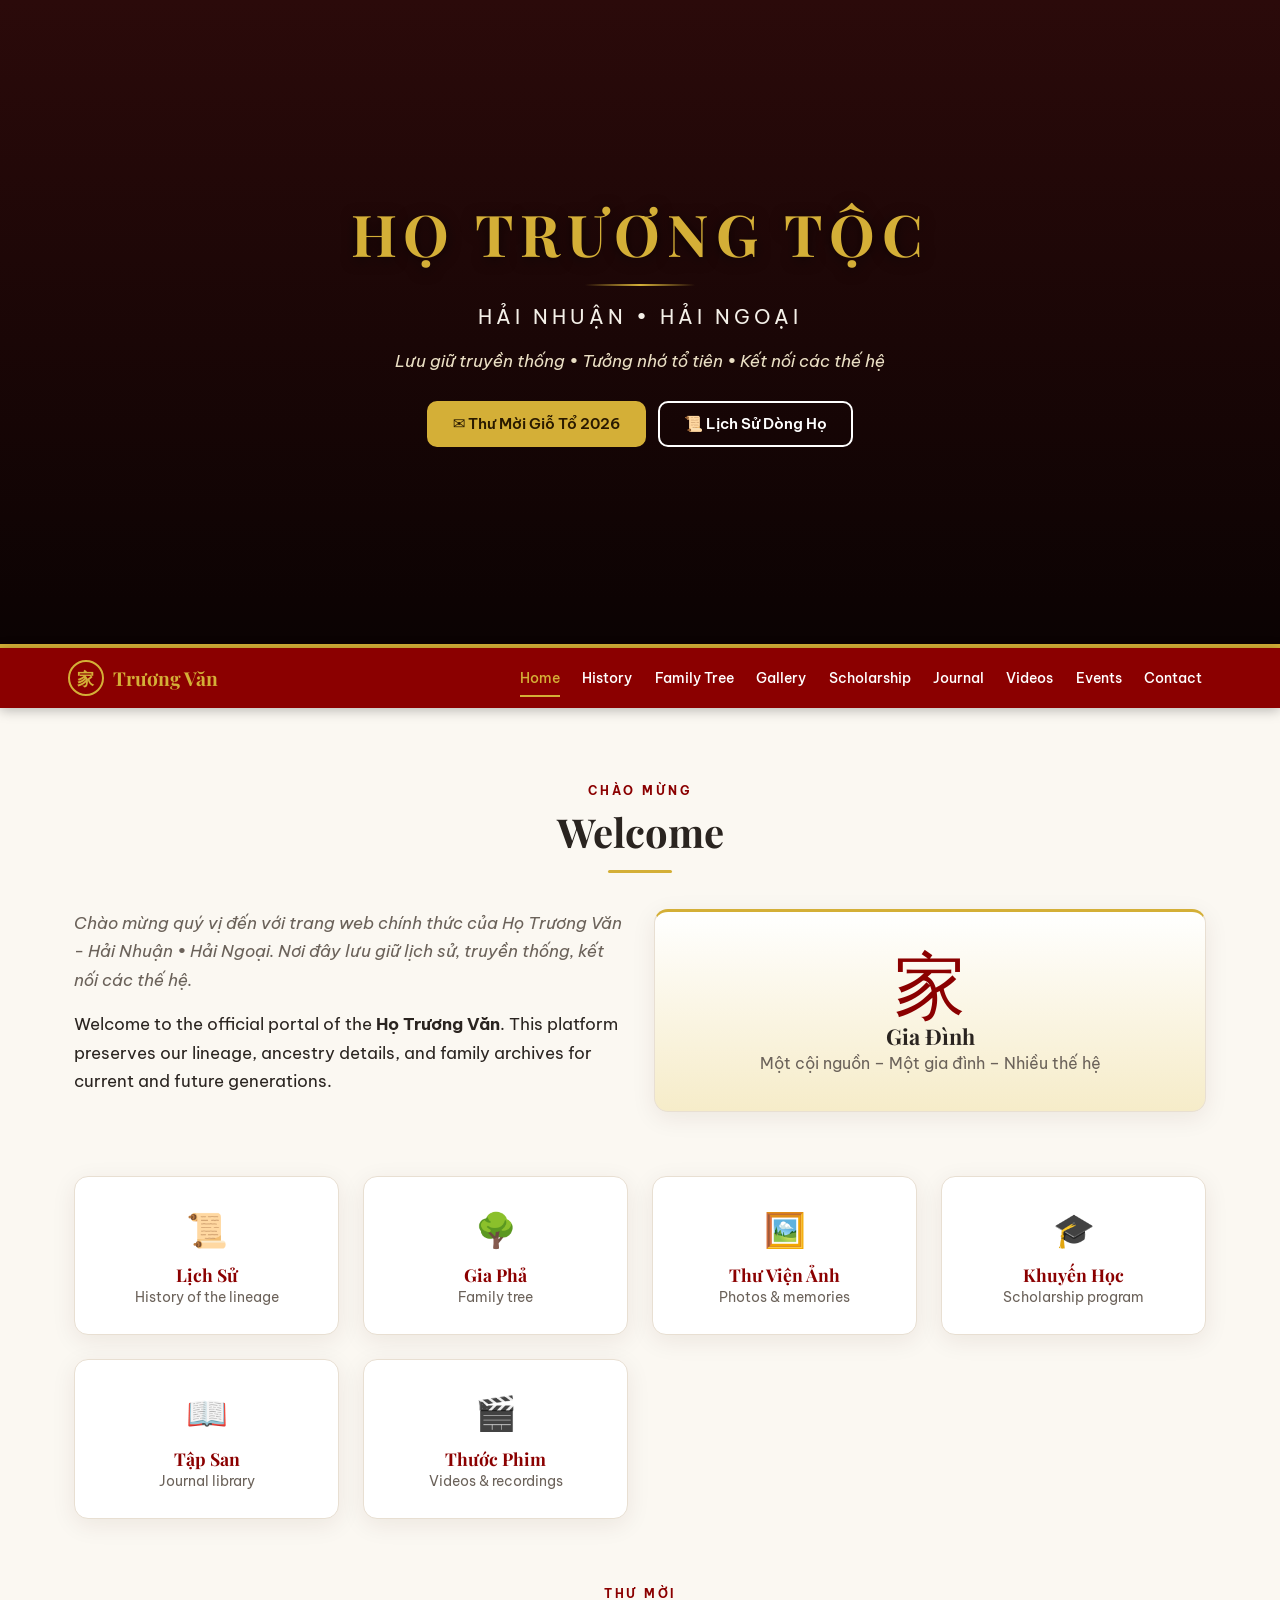
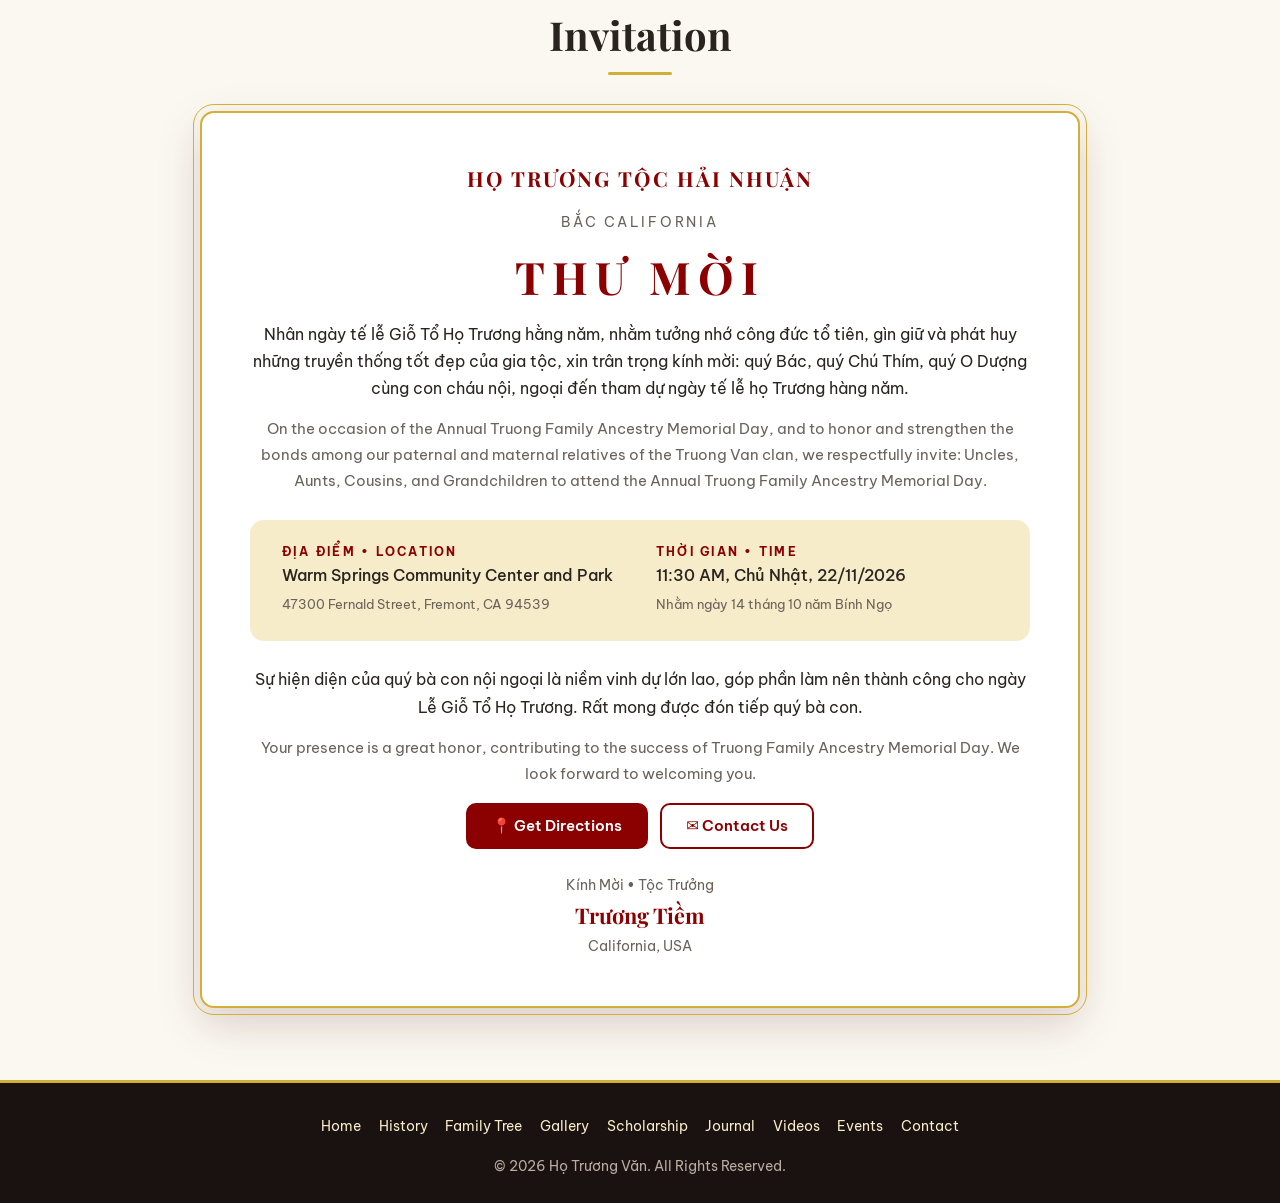
<file: index.html>
<!DOCTYPE html>
<html lang="vi">
<head>
    <link rel="apple-touch-icon" href="apple-touch-icon.png">
    <link rel="icon" type="image/png" href="icon-192.png">
    <link rel="manifest" href="manifest.json">
    <meta name="theme-color" content="#6b1410">
    <meta name="apple-mobile-web-app-title" content="Họ Trương">
    <meta charset="UTF-8">
    <meta name="viewport" content="width=device-width, initial-scale=1.0, viewport-fit=cover">
    <meta name="theme-color" content="#8b0000">
    <meta name="description" content="Trang web chính thức của Họ Trương Văn – Hải Nhuận • Hải Ngoại.">
    <title>Họ Trương Văn | Home</title>
    <link rel="preconnect" href="https://fonts.googleapis.com">
    <link rel="preconnect" href="https://fonts.gstatic.com" crossorigin>
    <link href="https://fonts.googleapis.com/css2?family=Be+Vietnam+Pro:wght@400;500;600;700&family=Playfair+Display:wght@500;600;700&display=swap&subset=vietnamese" rel="stylesheet">
    <link rel="stylesheet" href="style.css">
</head>
<body>
    <header class="hero hero--home">
        <div class="hero-overlay">
            <h1>HỌ TRƯƠNG TỘC</h1>
            <span class="orn"></span>
            <p class="tagline">Hải Nhuận • Hải Ngoại</p>
            <p class="vietnamese-tagline">Lưu giữ truyền thống • Tưởng nhớ tổ tiên • Kết nối các thế hệ</p>
            <div class="hero-cta"><a class="btn btn-gold" href="#invitation">✉ Thư Mời Giỗ Tổ 2026</a><a class="btn btn-outline" href="history.html">📜 Lịch Sử Dòng Họ</a></div>
        </div>
    </header>

    <nav class="navbar" aria-label="Main">
        <div class="nav-container">
            <a class="brand" href="index.html"><span class="brand-mark">家</span><span>Trương Văn</span></a>
            <button class="menu-toggle" id="menuToggle" aria-label="Menu" aria-expanded="false" aria-controls="navLinks">☰</button>
            <div class="nav-links" id="navLinks">
                <a href="index.html" class="active">Home</a>
                <a href="history.html">History</a>
                <a href="family.html">Family Tree</a>
                <a href="gallery.html">Gallery</a>
                <a href="ScholarshipStudyPromotionProgram.html">Scholarship</a>
                <a href="JournalLibrary.html">Journal</a>
                <a href="video.html">Videos</a>
                <a href="events.html">Events</a>
                <a href="contact.html">Contact</a>
            </div>
        </div>
    </nav>

    <main class="container">

        <section class="section">
        <div class="section-heading">
            <span>Chào Mừng</span>
            <h2>Welcome</h2>
            <div class="divider"></div>
        </div>
            <div class="grid-2">
                <div class="welcome-text">
                    <p class="vietnamese-text">Chào mừng quý vị đến với trang web chính thức của Họ Trương Văn - Hải Nhuận • Hải Ngoại. Nơi đây lưu giữ lịch sử, truyền thống, kết nối các thế hệ.</p>
                    <p>Welcome to the official portal of the <strong>Họ Trương Văn</strong>. This platform preserves our lineage, ancestry details, and family archives for current and future generations.</p>
                </div>
                <div class="card kanji-card">
                    <div class="kanji">家</div>
                    <h4>Gia Đình</h4>
                    <p>Một cội nguồn – Một gia đình – Nhiều thế hệ</p>
                </div>
            </div>
        </section>

        <section class="section">
            <div class="grid-3">
                <a class="tile" href="history.html"><span class="ico">📜</span><h3>Lịch Sử</h3><p>History of the lineage</p></a>
                <a class="tile" href="family.html"><span class="ico">🌳</span><h3>Gia Phả</h3><p>Family tree</p></a>
                <a class="tile" href="gallery.html"><span class="ico">🖼️</span><h3>Thư Viện Ảnh</h3><p>Photos &amp; memories</p></a>
                <a class="tile" href="ScholarshipStudyPromotionProgram.html"><span class="ico">🎓</span><h3>Khuyến Học</h3><p>Scholarship program</p></a>
                <a class="tile" href="JournalLibrary.html"><span class="ico">📖</span><h3>Tập San</h3><p>Journal library</p></a>
                <a class="tile" href="video.html"><span class="ico">🎬</span><h3>Thước Phim</h3><p>Videos &amp; recordings</p></a>
            </div>
        </section>

        <section class="section" id="invitation">
        <div class="section-heading">
            <span>Thư Mời</span>
            <h2>Invitation</h2>
            <div class="divider"></div>
        </div>
            <article class="invite">
                <p class="clan">HỌ TRƯƠNG TỘC HẢI NHUẬN</p>
                <p class="region">Bắc California</p>
                <h3>THƯ MỜI</h3>
                <span class="countdown" id="countdown" data-date="2026-11-22T11:30:00-08:00"></span>

                <p>Nhân ngày tế lễ Giỗ Tổ Họ Trương hằng năm, nhằm tưởng nhớ công đức tổ tiên, gìn giữ và phát huy những truyền thống tốt đẹp của gia tộc, xin trân trọng kính mời: quý Bác, quý Chú Thím, quý O Dượng cùng con cháu nội, ngoại đến tham dự ngày tế lễ họ Trương hàng năm.</p>
                <p class="en">On the occasion of the Annual Truong Family Ancestry Memorial Day, and to honor and strengthen the bonds among our paternal and maternal relatives of the Truong Van clan, we respectfully invite: Uncles, Aunts, Cousins, and Grandchildren to attend the Annual Truong Family Ancestry Memorial Day.</p>

                <div class="invite-details">
                    <div>
                        <h4>Địa điểm • Location</h4>
                        <p>Warm Springs Community Center and Park<br>
                        <small>47300 Fernald Street, Fremont, CA 94539</small></p>
                    </div>
                    <div>
                        <h4>Thời gian • Time</h4>
                        <p>11:30 AM, Chủ Nhật, 22/11/2026<br>
                        <small>Nhằm ngày 14 tháng 10 năm Bính Ngọ</small></p>
                    </div>
                </div>

                <p>Sự hiện diện của quý bà con nội ngoại là niềm vinh dự lớn lao, góp phần làm nên thành công cho ngày Lễ Giỗ Tổ Họ Trương. Rất mong được đón tiếp quý bà con.</p>
                <p class="en">Your presence is a great honor, contributing to the success of Truong Family Ancestry Memorial Day. We look forward to welcoming you.</p>

                <div class="btn-row">
                    <a class="btn" target="_blank" rel="noopener noreferrer" href="https://www.google.com/maps/search/?api=1&query=47300+Fernald+Street+Fremont+CA+94539">📍 Get Directions</a>
                    <a class="btn btn-outline" href="contact.html">✉ Contact Us</a>
                </div>

                <div class="signoff">
                    <p class="title">Kính Mời • Tộc Trưởng</p>
                    <p class="name">Trương Tiềm</p>
                    <p class="title">California, USA</p>
                </div>
            </article>
        </section>
    </main>

    <footer>
        <nav class="footer-links" aria-label="Footer">
            <a href="index.html">Home</a>
            <a href="history.html">History</a>
            <a href="family.html">Family Tree</a>
            <a href="gallery.html">Gallery</a>
            <a href="ScholarshipStudyPromotionProgram.html">Scholarship</a>
            <a href="JournalLibrary.html">Journal</a>
            <a href="video.html">Videos</a>
            <a href="events.html">Events</a>
            <a href="contact.html">Contact</a>
        </nav>
        <p>© 2026 Họ Trương Văn. All Rights Reserved.</p>
    </footer>
    <script src="script.js"></script>
</body>
</html>
</file>
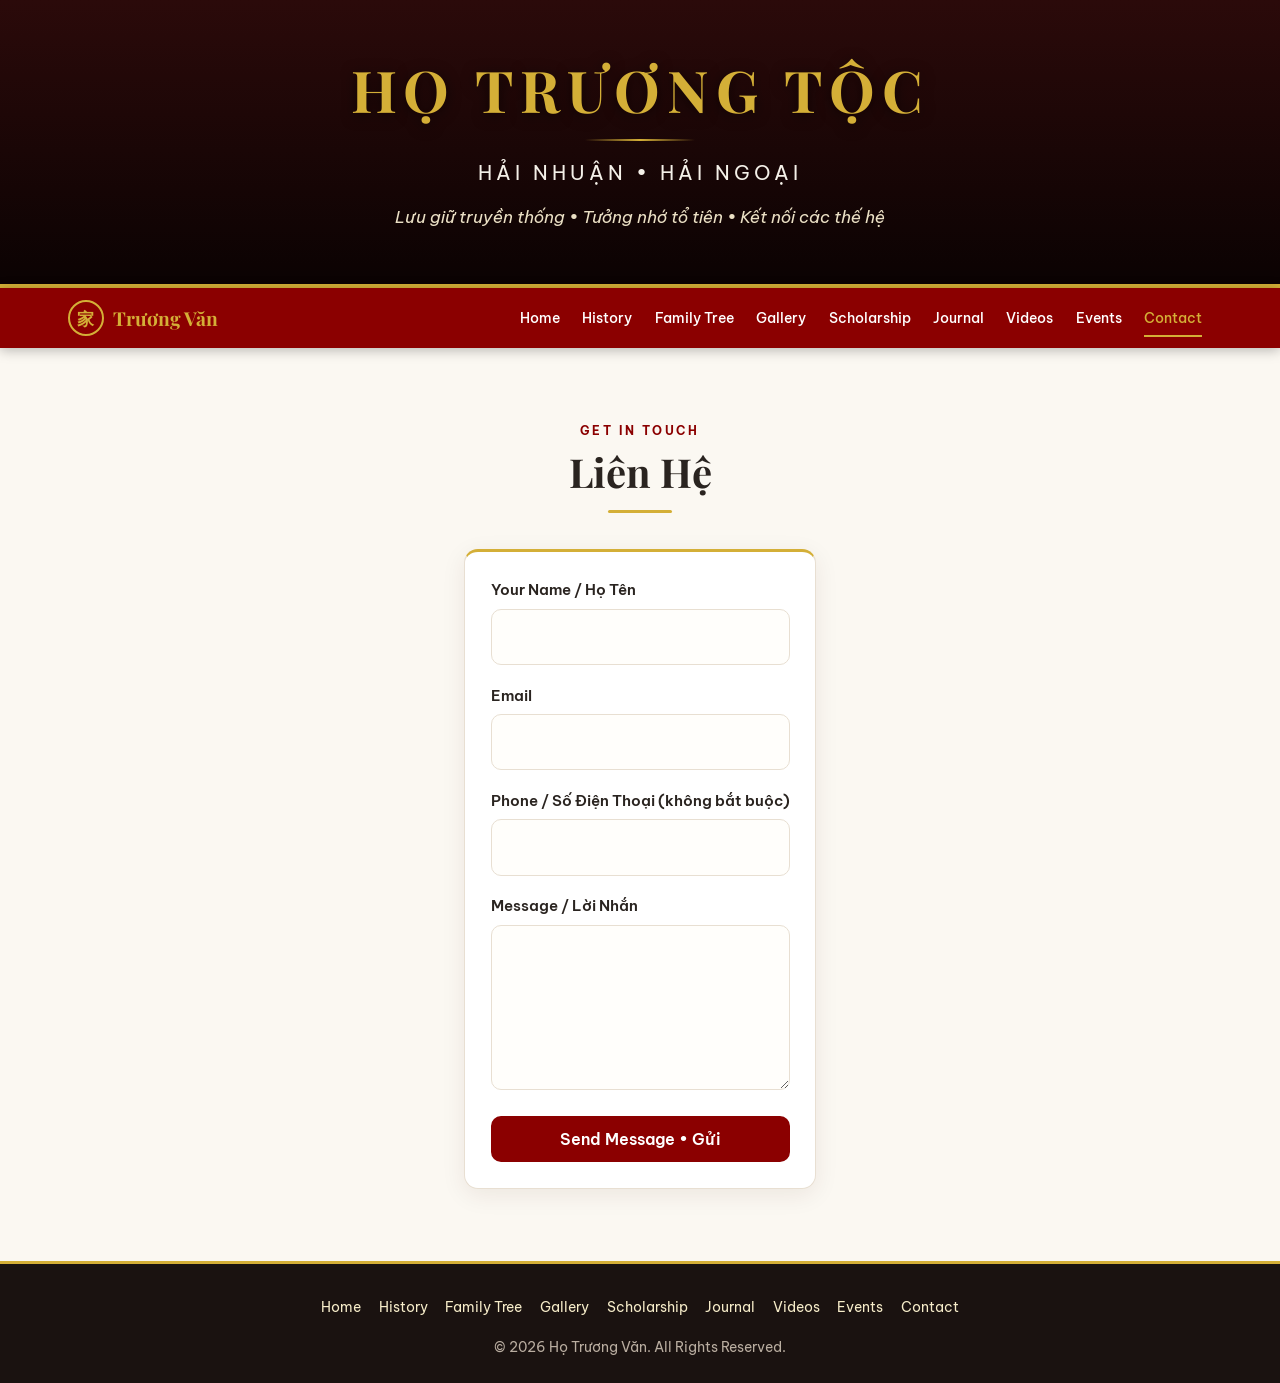
<file: contact.html>
<!DOCTYPE html>
<html lang="vi">
<head>
    <meta charset="UTF-8">
    <meta name="viewport" content="width=device-width, initial-scale=1.0, viewport-fit=cover">
    <meta name="theme-color" content="#8b0000">
    <title>Họ Trương Văn | Contact</title>
    <link rel="preconnect" href="https://fonts.googleapis.com">
    <link rel="preconnect" href="https://fonts.gstatic.com" crossorigin>
    <link href="https://fonts.googleapis.com/css2?family=Be+Vietnam+Pro:wght@400;500;600;700&family=Playfair+Display:wght@500;600;700&display=swap&subset=vietnamese" rel="stylesheet">
    <link rel="stylesheet" href="style.css">
</head>
<body>
    <header class="hero ">
        <div class="hero-overlay">
            <h1>HỌ TRƯƠNG TỘC</h1>
            <span class="orn"></span>
            <p class="tagline">Hải Nhuận • Hải Ngoại</p>
            <p class="vietnamese-tagline">Lưu giữ truyền thống • Tưởng nhớ tổ tiên • Kết nối các thế hệ</p>

        </div>
    </header>

    <nav class="navbar" aria-label="Main">
        <div class="nav-container">
            <a class="brand" href="index.html"><span class="brand-mark">家</span><span>Trương Văn</span></a>
            <button class="menu-toggle" id="menuToggle" aria-label="Menu" aria-expanded="false" aria-controls="navLinks">☰</button>
            <div class="nav-links" id="navLinks">
                <a href="index.html">Home</a>
                <a href="history.html">History</a>
                <a href="family.html">Family Tree</a>
                <a href="gallery.html">Gallery</a>
                <a href="ScholarshipStudyPromotionProgram.html">Scholarship</a>
                <a href="JournalLibrary.html">Journal</a>
                <a href="video.html">Videos</a>
                <a href="events.html">Events</a>
                <a href="contact.html" class="active">Contact</a>
            </div>
        </div>
    </nav>

    <main class="container">

        <div class="section-heading">
            <span>Get In Touch</span>
            <h2>Liên Hệ</h2>
            <div class="divider"></div>
        </div>
        <form class="card form-card" action="https://api.web3forms.com/submit" method="POST">
            <input type="hidden" name="access_key" value="b94119d8-9dde-4827-b743-5103b9d5c046">
            <div class="form-group"><label for="name">Your Name / Họ Tên</label>
                <input type="text" id="name" name="name" autocomplete="name" required></div>
            <div class="form-group"><label for="email">Email</label>
                <input type="email" id="email" name="email" autocomplete="email" inputmode="email" required></div>
            <div class="form-group"><label for="phone">Phone / Số Điện Thoại (không bắt buộc)</label>
                <input type="tel" id="phone" name="phone" autocomplete="tel" inputmode="tel"></div>
            <div class="form-group"><label for="message">Message / Lời Nhắn</label>
                <textarea id="message" name="message" rows="5"></textarea></div>
            <button type="submit" class="btn-submit">Send Message • Gửi</button>
        </form>
    </main>

    <footer>
        <nav class="footer-links" aria-label="Footer">
            <a href="index.html">Home</a>
            <a href="history.html">History</a>
            <a href="family.html">Family Tree</a>
            <a href="gallery.html">Gallery</a>
            <a href="ScholarshipStudyPromotionProgram.html">Scholarship</a>
            <a href="JournalLibrary.html">Journal</a>
            <a href="video.html">Videos</a>
            <a href="events.html">Events</a>
            <a href="contact.html">Contact</a>
        </nav>
        <p>© 2026 Họ Trương Văn. All Rights Reserved.</p>
    </footer>
    <script src="script.js"></script>
</body>
</html>
</file>
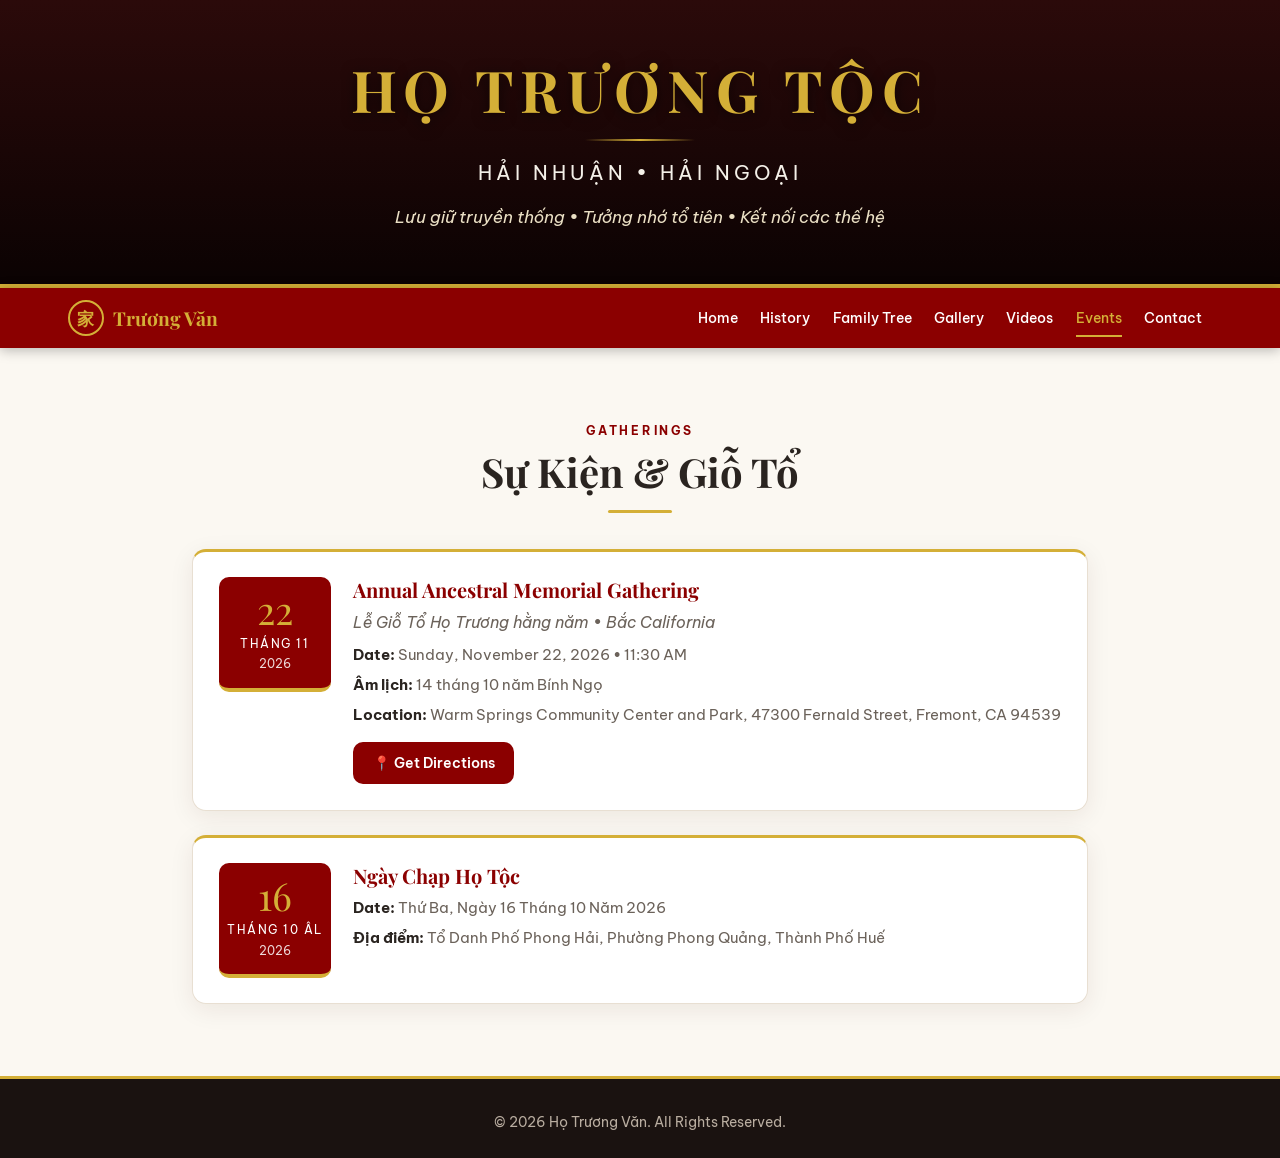
<file: events.html>
<!DOCTYPE html>
<html lang="vi">
<head>
    <meta charset="UTF-8">
    <meta name="viewport" content="width=device-width, initial-scale=1.0">
    <meta name="theme-color" content="#8b0000">
    <title>Họ Trương Văn | Events</title>
    <link rel="preconnect" href="https://fonts.googleapis.com">
    <link rel="preconnect" href="https://fonts.gstatic.com" crossorigin>
    <link href="https://fonts.googleapis.com/css2?family=Be+Vietnam+Pro:wght@400;500;600&family=Playfair+Display:wght@500;600;700&display=swap&subset=vietnamese" rel="stylesheet">
    <link rel="stylesheet" href="style.css">
</head>
<body>
    <header class="hero">
        <div class="hero-overlay">
            <h1>HỌ TRƯƠNG TỘC</h1>
            <span class="orn"></span>
            <p class="tagline">Hải Nhuận • Hải Ngoại</p>
            <p class="vietnamese-tagline">Lưu giữ truyền thống • Tưởng nhớ tổ tiên • Kết nối các thế hệ</p>
        </div>
    </header>

    <nav class="navbar" aria-label="Main">
        <div class="nav-container">
            <a class="brand" href="index.html"><span class="brand-mark">家</span><span>Trương Văn</span></a>
            <button class="menu-toggle" id="menuToggle" aria-label="Menu" aria-expanded="false" aria-controls="navLinks">☰</button>
            <div class="nav-links" id="navLinks">
                <a href="index.html">Home</a>
                <a href="history.html">History</a>
                <a href="family.html">Family Tree</a>
                <a href="gallery.html">Gallery</a>
                <a href="video.html">Videos</a>
                <a href="events.html" class="active">Events</a>
                <a href="contact.html">Contact</a>
            </div>
        </div>
    </nav>

    <main class="container">
        <div class="section-heading">
            <span>Gatherings</span>
            <h2>Sự Kiện &amp; Giỗ Tổ</h2>
            <div class="divider"></div>
        </div>

        <div class="events">
            <article class="card event">
                <div class="date-block">
                    <span class="d">22</span>
                    <span class="m">Tháng 11</span>
                    <span class="y">2026</span>
                </div>
                <div>
                    <h3>Annual Ancestral Memorial Gathering</h3>
                    <p class="vietnamese-text">Lễ Giỗ Tổ Họ Trương hằng năm • Bắc California</p>
                    <div class="meta">
                        <span><b>Date:</b> Sunday, November 22, 2026 • 11:30 AM</span>
                        <span><b>Âm lịch:</b> 14 tháng 10 năm Bính Ngọ</span>
                        <span><b>Location:</b> Warm Springs Community Center and Park, 47300 Fernald Street, Fremont, CA 94539</span>
                    </div>
                    <a class="btn" target="_blank" rel="noopener noreferrer" href="https://www.google.com/maps/search/?api=1&query=47300+Fernald+Street+Fremont+CA+94539">📍 Get Directions</a>
                </div>
            </article>

            <article class="card event">
                <div class="date-block">
                    <span class="d">16</span>
                    <span class="m">Tháng 10 ÂL</span>
                    <span class="y">2026</span>
                </div>
                <div>
                    <h3>Ngày Chạp Họ Tộc</h3>
                    <div class="meta">
                        <span><b>Date:</b> Thứ Ba, Ngày 16 Tháng 10 Năm 2026</span>
                        <span><b>Địa điểm:</b> Tổ Danh Phố Phong Hải, Phường Phong Quảng, Thành Phố Huế</span>
                    </div>
                </div>
            </article>
        </div>
    </main>

    <footer><p>© 2026 Họ Trương Văn. All Rights Reserved.</p></footer>
    <script src="script.js"></script>
</body>
</html>
</file>
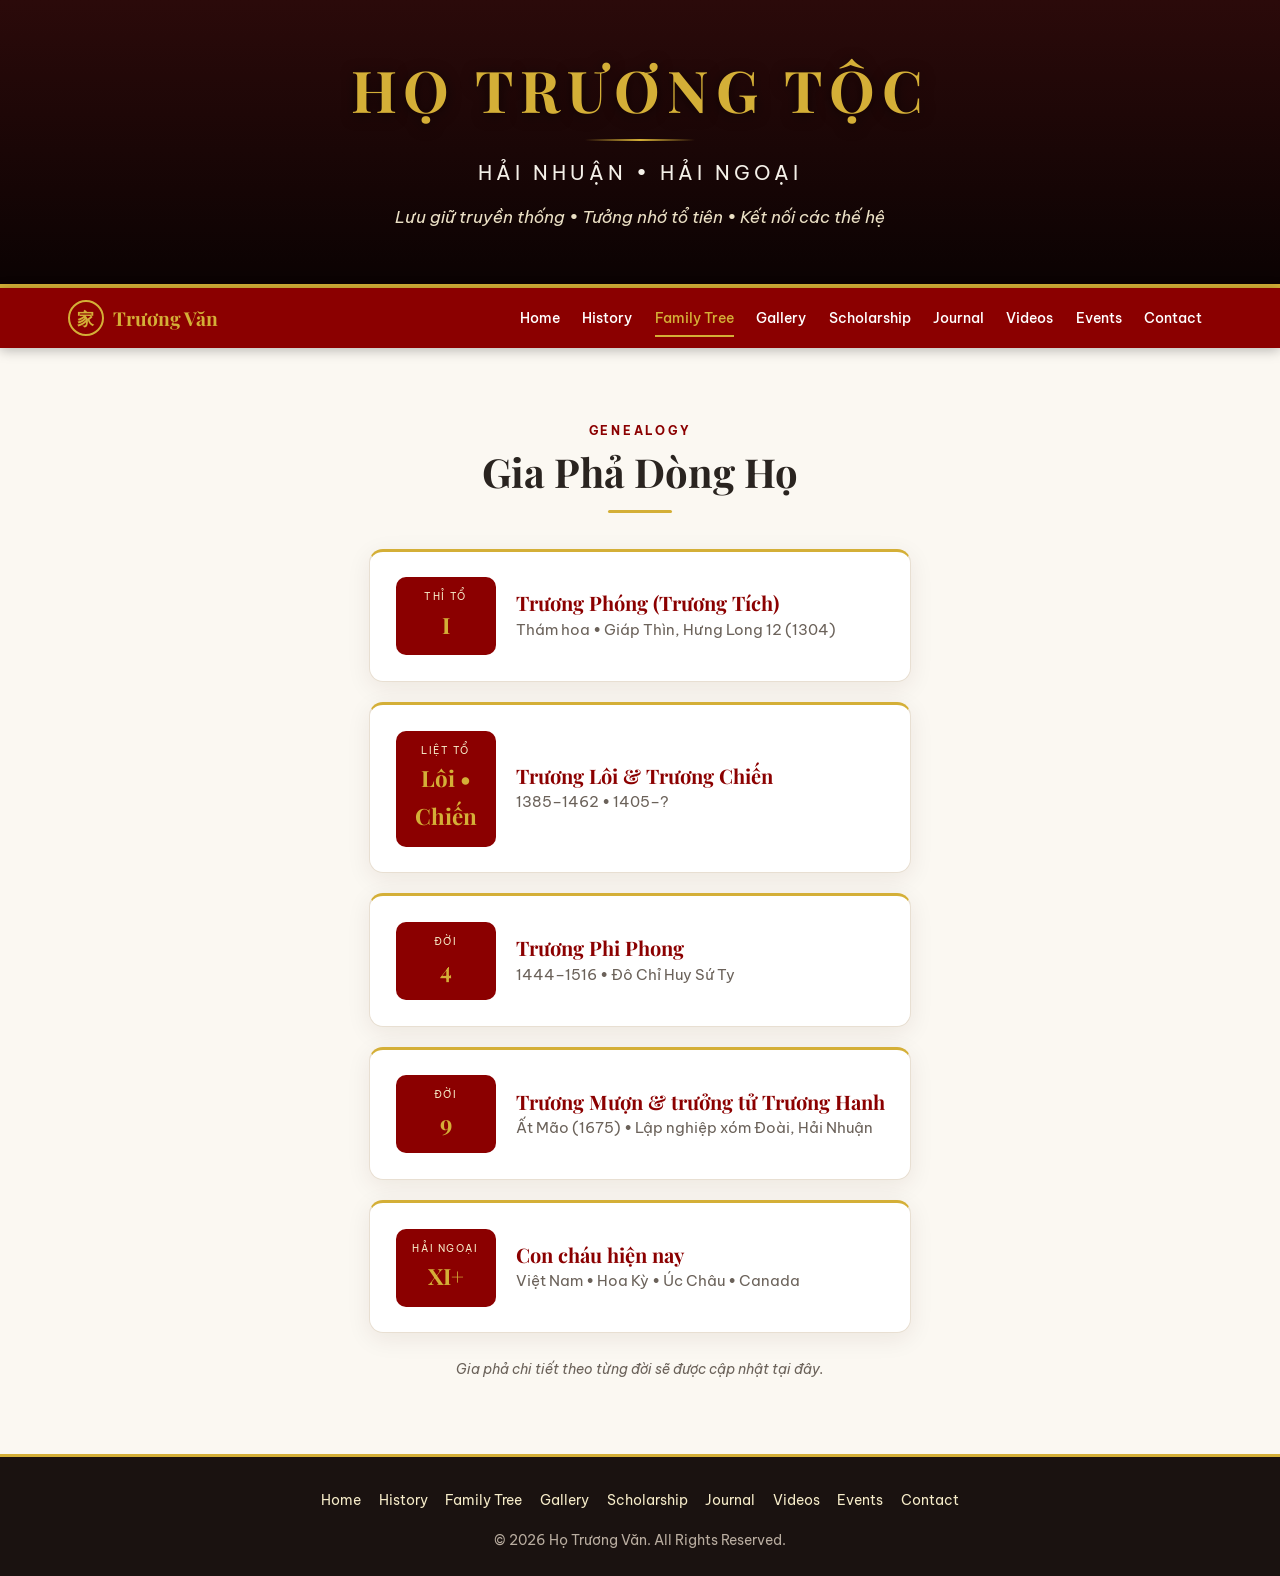
<file: family.html>
<!DOCTYPE html>
<html lang="vi">
<head>
    <meta charset="UTF-8">
    <meta name="viewport" content="width=device-width, initial-scale=1.0, viewport-fit=cover">
    <meta name="theme-color" content="#8b0000">
    <title>Họ Trương Văn | Family Tree</title>
    <link rel="preconnect" href="https://fonts.googleapis.com">
    <link rel="preconnect" href="https://fonts.gstatic.com" crossorigin>
    <link href="https://fonts.googleapis.com/css2?family=Be+Vietnam+Pro:wght@400;500;600;700&family=Playfair+Display:wght@500;600;700&display=swap&subset=vietnamese" rel="stylesheet">
    <link rel="stylesheet" href="style.css">
</head>
<body>
    <header class="hero ">
        <div class="hero-overlay">
            <h1>HỌ TRƯƠNG TỘC</h1>
            <span class="orn"></span>
            <p class="tagline">Hải Nhuận • Hải Ngoại</p>
            <p class="vietnamese-tagline">Lưu giữ truyền thống • Tưởng nhớ tổ tiên • Kết nối các thế hệ</p>

        </div>
    </header>

    <nav class="navbar" aria-label="Main">
        <div class="nav-container">
            <a class="brand" href="index.html"><span class="brand-mark">家</span><span>Trương Văn</span></a>
            <button class="menu-toggle" id="menuToggle" aria-label="Menu" aria-expanded="false" aria-controls="navLinks">☰</button>
            <div class="nav-links" id="navLinks">
                <a href="index.html">Home</a>
                <a href="history.html">History</a>
                <a href="family.html" class="active">Family Tree</a>
                <a href="gallery.html">Gallery</a>
                <a href="ScholarshipStudyPromotionProgram.html">Scholarship</a>
                <a href="JournalLibrary.html">Journal</a>
                <a href="video.html">Videos</a>
                <a href="events.html">Events</a>
                <a href="contact.html">Contact</a>
            </div>
        </div>
    </nav>

    <main class="container">

        <div class="section-heading">
            <span>Genealogy</span>
            <h2>Gia Phả Dòng Họ</h2>
            <div class="divider"></div>
        </div>
        <div class="lineage">
            <div class="card gen-card">
                <div class="gen-badge"><small>Thỉ Tổ</small><b>I</b></div>
                <div><h3>Trương Phóng (Trương Tích)</h3><p class="years">Thám hoa • Giáp Thìn, Hưng Long 12 (1304)</p></div>
            </div>
            <div class="card gen-card">
                <div class="gen-badge"><small>Liệt Tổ</small><b>Lôi • Chiến</b></div>
                <div><h3>Trương Lôi &amp; Trương Chiến</h3><p class="years">1385–1462 • 1405–?</p></div>
            </div>
            <div class="card gen-card">
                <div class="gen-badge"><small>Đời</small><b>4</b></div>
                <div><h3>Trương Phi Phong</h3><p class="years">1444–1516 • Đô Chỉ Huy Sứ Ty</p></div>
            </div>
            <div class="card gen-card">
                <div class="gen-badge"><small>Đời</small><b>9</b></div>
                <div><h3>Trương Mượn &amp; trưởng tử Trương Hanh</h3><p class="years">Ất Mão (1675) • Lập nghiệp xóm Đoài, Hải Nhuận</p></div>
            </div>
            <div class="card gen-card">
                <div class="gen-badge"><small>Hải Ngoại</small><b>XI+</b></div>
                <div><h3>Con cháu hiện nay</h3><p class="years">Việt Nam • Hoa Kỳ • Úc Châu • Canada</p></div>
            </div>
        </div>
        <p class="vietnamese-text hint">Gia phả chi tiết theo từng đời sẽ được cập nhật tại đây.</p>
    </main>

    <footer>
        <nav class="footer-links" aria-label="Footer">
            <a href="index.html">Home</a>
            <a href="history.html">History</a>
            <a href="family.html">Family Tree</a>
            <a href="gallery.html">Gallery</a>
            <a href="ScholarshipStudyPromotionProgram.html">Scholarship</a>
            <a href="JournalLibrary.html">Journal</a>
            <a href="video.html">Videos</a>
            <a href="events.html">Events</a>
            <a href="contact.html">Contact</a>
        </nav>
        <p>© 2026 Họ Trương Văn. All Rights Reserved.</p>
    </footer>
    <script src="script.js"></script>
</body>
</html>
</file>
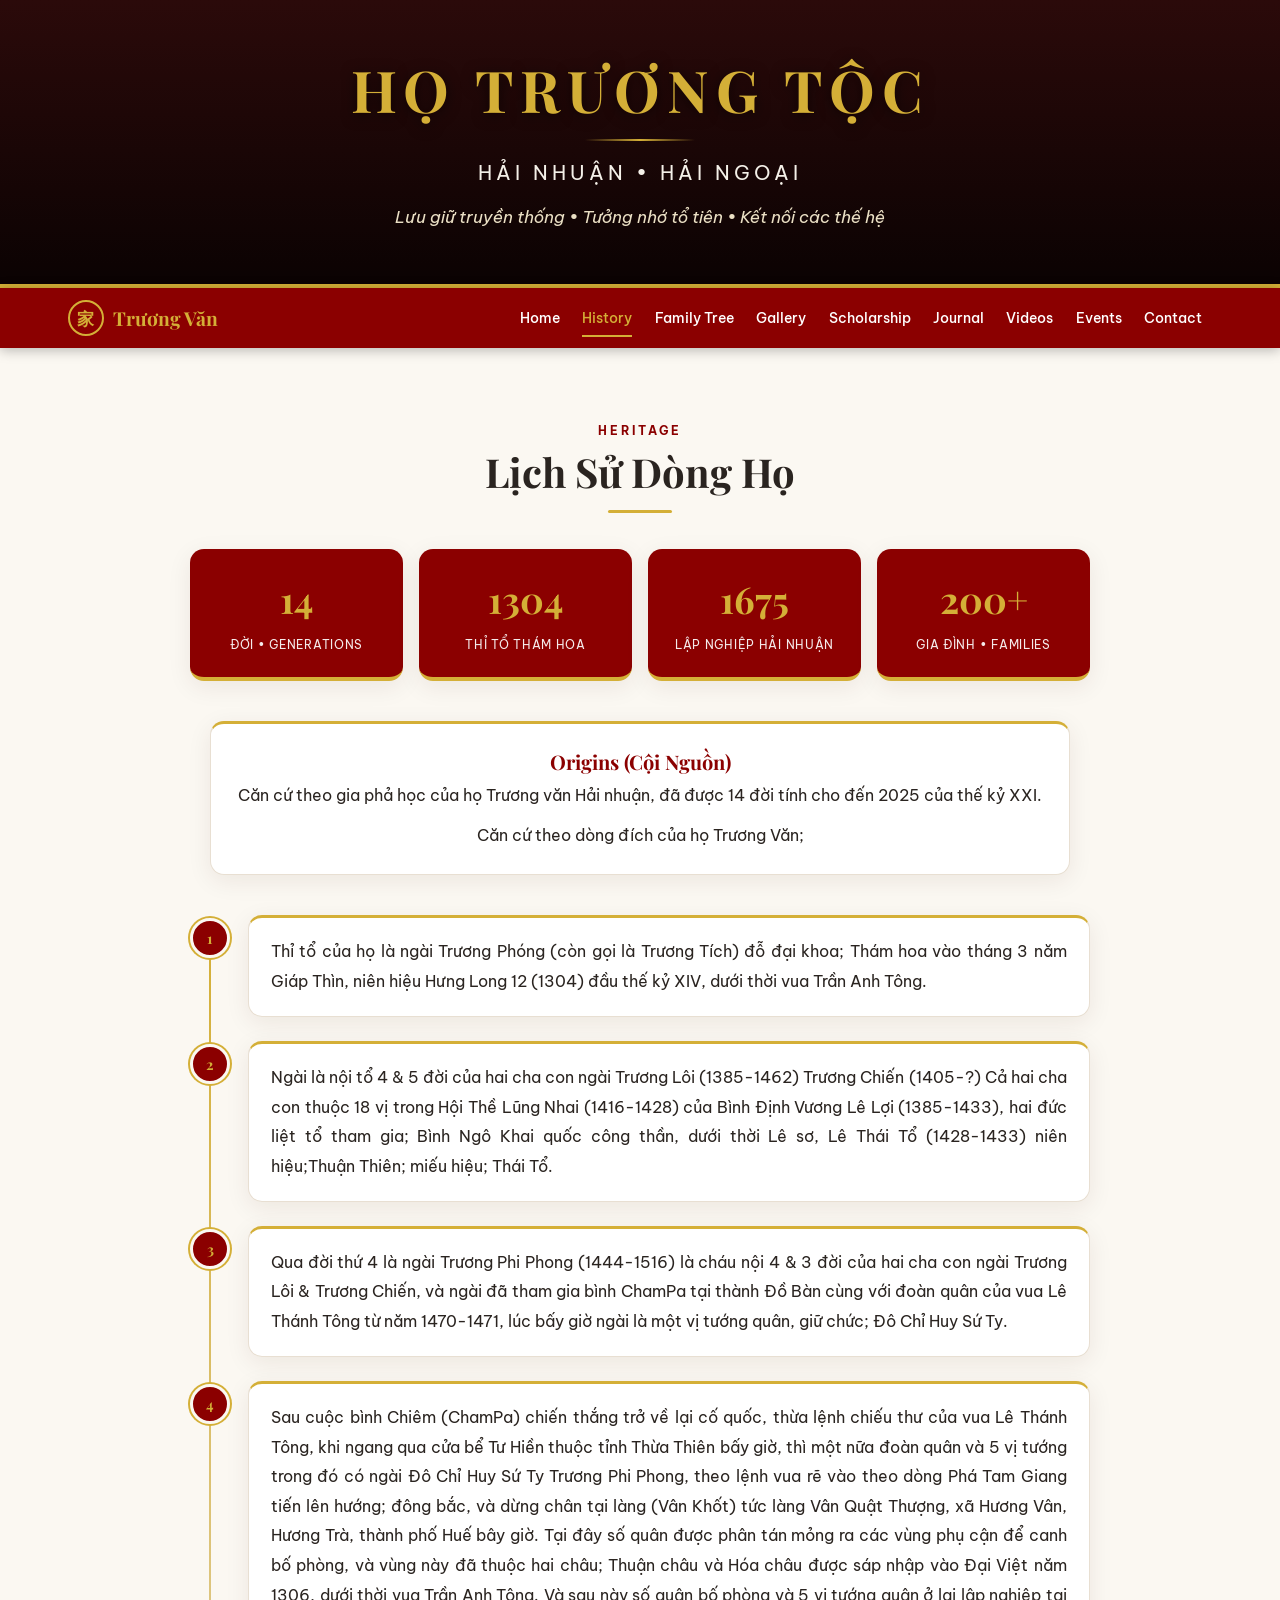
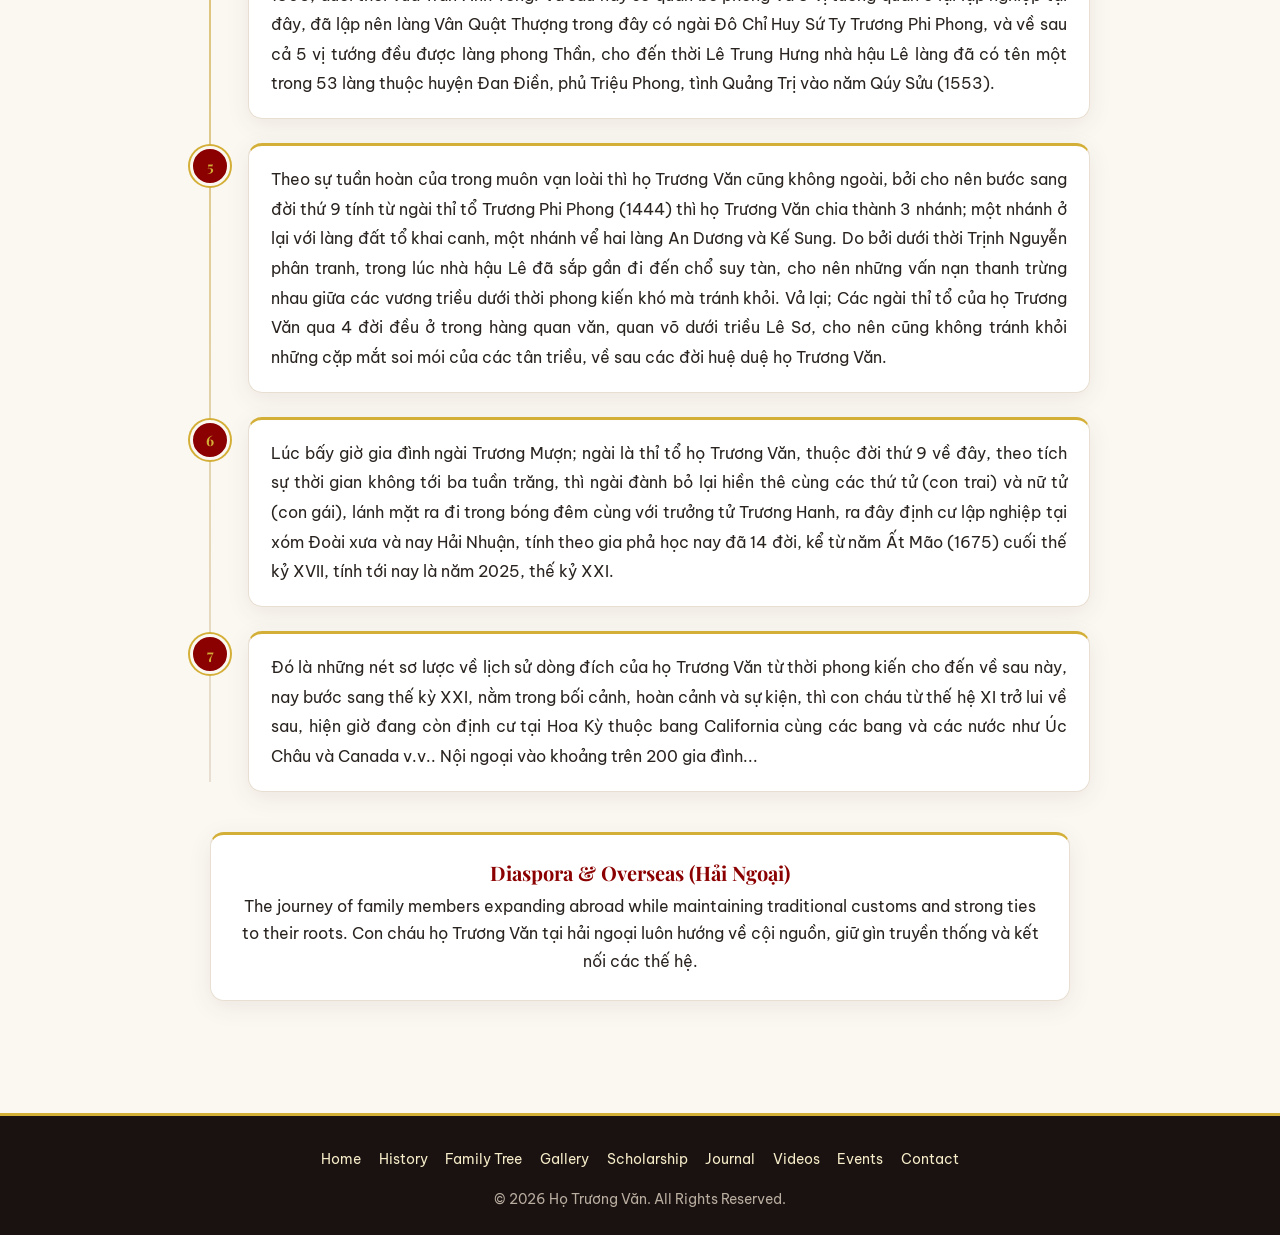
<file: history.html>
<!DOCTYPE html>
<html lang="vi">
<head>
    <meta charset="UTF-8">
    <meta name="viewport" content="width=device-width, initial-scale=1.0, viewport-fit=cover">
    <meta name="theme-color" content="#8b0000">
    <title>Họ Trương Văn | History</title>
    <link rel="preconnect" href="https://fonts.googleapis.com">
    <link rel="preconnect" href="https://fonts.gstatic.com" crossorigin>
    <link href="https://fonts.googleapis.com/css2?family=Be+Vietnam+Pro:wght@400;500;600;700&family=Playfair+Display:wght@500;600;700&display=swap&subset=vietnamese" rel="stylesheet">
    <link rel="stylesheet" href="style.css">
</head>
<body>
    <header class="hero ">
        <div class="hero-overlay">
            <h1>HỌ TRƯƠNG TỘC</h1>
            <span class="orn"></span>
            <p class="tagline">Hải Nhuận • Hải Ngoại</p>
            <p class="vietnamese-tagline">Lưu giữ truyền thống • Tưởng nhớ tổ tiên • Kết nối các thế hệ</p>

        </div>
    </header>

    <nav class="navbar" aria-label="Main">
        <div class="nav-container">
            <a class="brand" href="index.html"><span class="brand-mark">家</span><span>Trương Văn</span></a>
            <button class="menu-toggle" id="menuToggle" aria-label="Menu" aria-expanded="false" aria-controls="navLinks">☰</button>
            <div class="nav-links" id="navLinks">
                <a href="index.html">Home</a>
                <a href="history.html" class="active">History</a>
                <a href="family.html">Family Tree</a>
                <a href="gallery.html">Gallery</a>
                <a href="ScholarshipStudyPromotionProgram.html">Scholarship</a>
                <a href="JournalLibrary.html">Journal</a>
                <a href="video.html">Videos</a>
                <a href="events.html">Events</a>
                <a href="contact.html">Contact</a>
            </div>
        </div>
    </nav>

    <main class="container">

        <div class="section-heading">
            <span>Heritage</span>
            <h2>Lịch Sử Dòng Họ</h2>
            <div class="divider"></div>
        </div>
        <div class="stats">
            <div class="stat"><b>14</b><span>ĐỜI • GENERATIONS</span></div>
            <div class="stat"><b>1304</b><span>THỈ TỔ THÁM HOA</span></div>
            <div class="stat"><b>1675</b><span>LẬP NGHIỆP HẢI NHUẬN</span></div>
            <div class="stat"><b>200+</b><span>GIA ĐÌNH • FAMILIES</span></div>
        </div>

        <div class="card intro">
            <h3>Origins (Cội Nguồn)</h3>
            <p>Căn cứ theo gia phả học của họ Trương văn Hải nhuận, đã được 14 đời tính cho đến 2025 của thế kỷ XXI.</p>
            <p>Căn cứ theo dòng đích của họ Trương Văn;</p>
        </div>

        <div class="timeline">
            <div class="step">
                <div class="step-num">1</div>
                <div class="card"><p>Thỉ tổ của họ là ngài Trương Phóng (còn gọi là Trương Tích) đỗ đại khoa; Thám hoa vào tháng 3 năm Giáp Thìn, niên hiệu Hưng Long 12 (1304) đầu thế kỷ XIV, dưới thời vua Trần Anh Tông.</p></div>
            </div>
            <div class="step">
                <div class="step-num">2</div>
                <div class="card"><p>Ngài là nội tổ 4 &amp; 5 đời của hai cha con ngài Trương Lôi (1385-1462) Trương Chiến (1405-?) Cả hai cha con thuộc 18 vị trong Hội Thề Lũng Nhai (1416-1428) của Bình Định Vương Lê Lợi (1385-1433), hai đức liệt tổ tham gia; Bình Ngô Khai quốc công thần, dưới thời Lê sơ, Lê Thái Tổ (1428-1433) niên hiệu;Thuận Thiên; miếu hiệu; Thái Tổ.</p></div>
            </div>
            <div class="step">
                <div class="step-num">3</div>
                <div class="card"><p>Qua đời thứ 4 là ngài Trương Phi Phong (1444-1516) là cháu nội 4 &amp; 3 đời của hai cha con ngài Trương Lôi &amp; Trương Chiến, và ngài đã tham gia bình ChamPa tại thành Đồ Bàn cùng với đoàn quân của vua Lê Thánh Tông từ năm 1470-1471, lúc bấy giờ ngài là một vị tướng quân, giữ chức; Đô Chỉ Huy Sứ Ty.</p></div>
            </div>
            <div class="step">
                <div class="step-num">4</div>
                <div class="card"><p>Sau cuộc bình Chiêm (ChamPa) chiến thắng trở về lại cố quốc, thừa lệnh chiếu thư của vua Lê Thánh Tông, khi ngang qua cửa bể Tư Hiền thuộc tỉnh Thừa Thiên bấy giờ, thì một nữa đoàn quân và 5 vị tướng trong đó có ngài Đô Chỉ Huy Sứ Ty Trương Phi Phong, theo lệnh vua rẽ vào theo dòng Phá Tam Giang tiến lên hướng; đông bắc, và dừng chân tại làng (Vân Khốt) tức làng Vân Quật Thượng, xã Hương Vân, Hương Trà, thành phố Huế bây giờ. Tại đây số quân được phân tán mỏng ra các vùng phụ cận để canh bố phòng, và vùng này đã thuộc hai châu; Thuận châu và Hóa châu được sáp nhập vào Đại Việt năm 1306, dưới thời vua Trần Anh Tông. Và sau này số quân bố phòng và 5 vị tướng quân ở lại lập nghiệp tại đây, đã lập nên làng Vân Quật Thượng trong đây có ngài Đô Chỉ Huy Sứ Ty Trương Phi Phong, và về sau cả 5 vị tướng đều được làng phong Thần, cho đến thời Lê Trung Hưng nhà hậu Lê làng đã có tên một trong 53 làng thuộc huyện Đan Điền, phủ Triệu Phong, tình Quảng Trị vào năm Qúy Sửu (1553).</p></div>
            </div>
            <div class="step">
                <div class="step-num">5</div>
                <div class="card"><p>Theo sự tuần hoàn của trong muôn vạn loài thì họ Trương Văn cũng không ngoài, bởi cho nên bước sang đời thứ 9 tính từ ngài thỉ tổ Trương Phi Phong (1444) thì họ Trương Văn chia thành 3 nhánh; một nhánh ở lại với làng đất tổ khai canh, một nhánh vể hai làng An Dương và Kế Sung. Do bởi dưới thời Trịnh Nguyễn phân tranh, trong lúc nhà hậu Lê đã sắp gần đi đến chổ suy tàn, cho nên những vấn nạn thanh trừng nhau giữa các vương triều dưới thời phong kiến khó mà tránh khỏi. Vả lại; Các ngài thỉ tổ của họ Trương Văn qua 4 đời đều ở trong hàng quan văn, quan võ dưới triều Lê Sơ, cho nên cũng không tránh khỏi những cặp mắt soi mói của các tân triều, về sau các đời huệ duệ họ Trương Văn.</p></div>
            </div>
            <div class="step">
                <div class="step-num">6</div>
                <div class="card"><p>Lúc bấy giờ gia đình ngài Trương Mượn; ngài là thỉ tổ họ Trương Văn, thuộc đời thứ 9 về đây, theo tích sự thời gian không tới ba tuần trăng, thì ngài đành bỏ lại hiền thê cùng các thứ tử (con trai) và nữ tử (con gái), lánh mặt ra đi trong bóng đêm cùng với trưởng tử Trương Hanh, ra đây định cư lập nghiệp tại xóm Đoài xưa và nay Hải Nhuận, tính theo gia phả học nay đã 14 đời, kể từ năm Ất Mão (1675) cuối thế kỷ XVII, tính tới nay là năm 2025, thế kỷ XXI.</p></div>
            </div>
            <div class="step">
                <div class="step-num">7</div>
                <div class="card"><p>Đó là những nét sơ lược về lịch sử dòng đích của họ Trương Văn từ thời phong kiến cho đến về sau này, nay bước sang thế kỳ XXI, nằm trong bối cảnh, hoàn cảnh và sự kiện, thì con cháu từ thế hệ XI trở lui về sau, hiện giờ đang còn định cư tại Hoa Kỳ thuộc bang California cùng các bang và các nước như Úc Châu và Canada v.v.. Nội ngoại vào khoảng trên 200 gia đình...</p></div>
            </div>
        </div>

        <div class="card intro" style="margin-top: 2.5rem;">
            <h3>Diaspora &amp; Overseas (Hải Ngoại)</h3>
            <p>The journey of family members expanding abroad while maintaining traditional customs and strong ties to their roots. Con cháu họ Trương Văn tại hải ngoại luôn hướng về cội nguồn, giữ gìn truyền thống và kết nối các thế hệ.</p>
        </div>
    </main>

    <footer>
        <nav class="footer-links" aria-label="Footer">
            <a href="index.html">Home</a>
            <a href="history.html">History</a>
            <a href="family.html">Family Tree</a>
            <a href="gallery.html">Gallery</a>
            <a href="ScholarshipStudyPromotionProgram.html">Scholarship</a>
            <a href="JournalLibrary.html">Journal</a>
            <a href="video.html">Videos</a>
            <a href="events.html">Events</a>
            <a href="contact.html">Contact</a>
        </nav>
        <p>© 2026 Họ Trương Văn. All Rights Reserved.</p>
    </footer>
    <script src="script.js"></script>
</body>
</html>
</file>
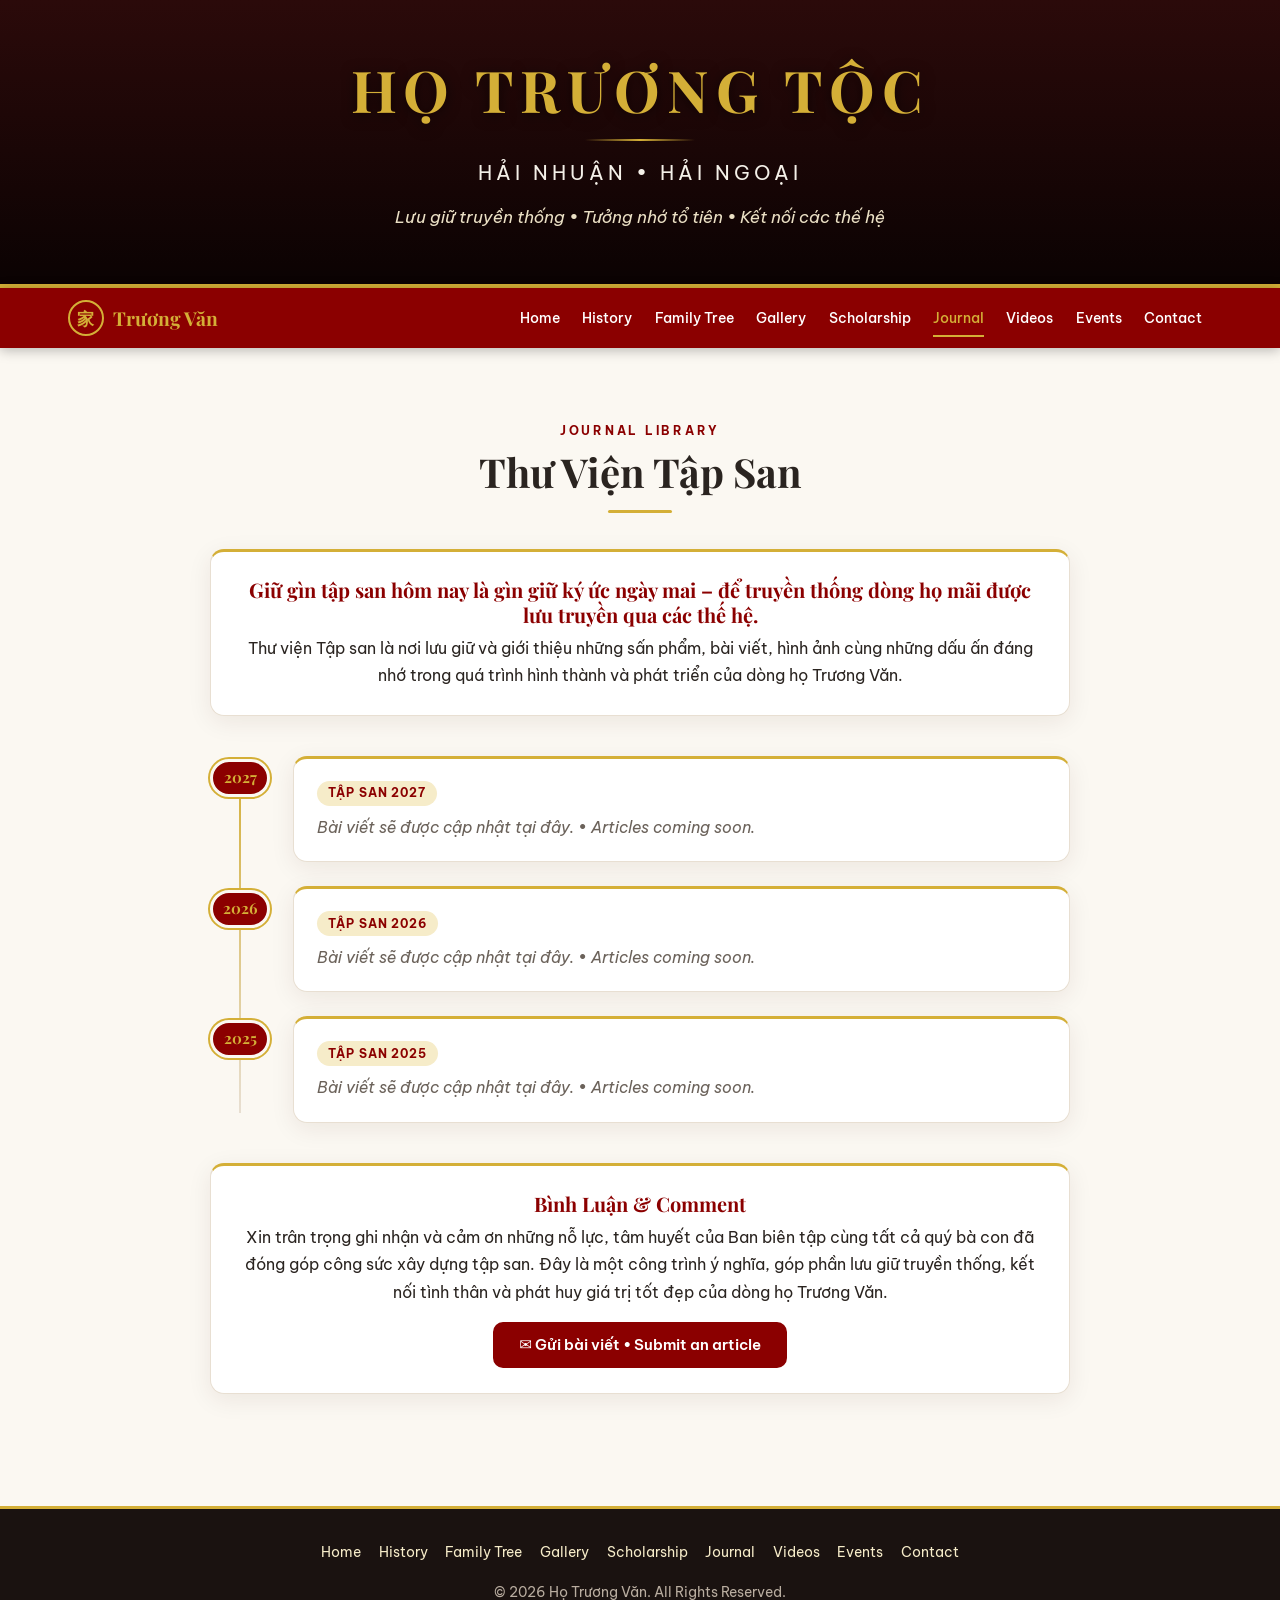
<file: JournalLibrary.html>
<!DOCTYPE html>
<html lang="vi">
<head>
    <meta charset="UTF-8">
    <meta name="viewport" content="width=device-width, initial-scale=1.0, viewport-fit=cover">
    <meta name="theme-color" content="#8b0000">
    <title>Họ Trương Văn | Journal</title>
    <link rel="preconnect" href="https://fonts.googleapis.com">
    <link rel="preconnect" href="https://fonts.gstatic.com" crossorigin>
    <link href="https://fonts.googleapis.com/css2?family=Be+Vietnam+Pro:wght@400;500;600;700&family=Playfair+Display:wght@500;600;700&display=swap&subset=vietnamese" rel="stylesheet">
    <link rel="stylesheet" href="style.css">
</head>
<body>
    <header class="hero ">
        <div class="hero-overlay">
            <h1>HỌ TRƯƠNG TỘC</h1>
            <span class="orn"></span>
            <p class="tagline">Hải Nhuận • Hải Ngoại</p>
            <p class="vietnamese-tagline">Lưu giữ truyền thống • Tưởng nhớ tổ tiên • Kết nối các thế hệ</p>

        </div>
    </header>

    <nav class="navbar" aria-label="Main">
        <div class="nav-container">
            <a class="brand" href="index.html"><span class="brand-mark">家</span><span>Trương Văn</span></a>
            <button class="menu-toggle" id="menuToggle" aria-label="Menu" aria-expanded="false" aria-controls="navLinks">☰</button>
            <div class="nav-links" id="navLinks">
                <a href="index.html">Home</a>
                <a href="history.html">History</a>
                <a href="family.html">Family Tree</a>
                <a href="gallery.html">Gallery</a>
                <a href="ScholarshipStudyPromotionProgram.html">Scholarship</a>
                <a href="JournalLibrary.html" class="active">Journal</a>
                <a href="video.html">Videos</a>
                <a href="events.html">Events</a>
                <a href="contact.html">Contact</a>
            </div>
        </div>
    </nav>

    <main class="container">

        <div class="section-heading">
            <span>Journal Library</span>
            <h2>Thư Viện Tập San</h2>
            <div class="divider"></div>
        </div>
        <div class="card intro">
            <h3>Giữ gìn tập san hôm nay là gìn giữ ký ức ngày mai – để truyền thống dòng họ mãi được lưu truyền qua các thế hệ.</h3>
            <p>Thư viện Tập san là nơi lưu giữ và giới thiệu những sấn phẩm, bài viết, hình ảnh cùng những dấu ấn đáng nhớ trong quá trình hình thành và phát triển của dòng họ Trương Văn.</p>
        </div>

        <div class="timeline timeline--years">
            <div class="step">
                <div class="step-num">2027</div>
                <div class="card">
                    <span class="badge">Tập San 2027</span>
                    <p class="empty-note">Bài viết sẽ được cập nhật tại đây. • Articles coming soon.</p>
                </div>
            </div>
            <div class="step">
                <div class="step-num">2026</div>
                <div class="card">
                    <span class="badge">Tập San 2026</span>
                    <p class="empty-note">Bài viết sẽ được cập nhật tại đây. • Articles coming soon.</p>
                </div>
            </div>
            <div class="step">
                <div class="step-num">2025</div>
                <div class="card">
                    <span class="badge">Tập San 2025</span>
                    <p class="empty-note">Bài viết sẽ được cập nhật tại đây. • Articles coming soon.</p>
                </div>
            </div>
        </div>

        <div class="card intro" style="margin-top: 2.5rem;">
            <h3>Bình Luận &amp; Comment</h3>
            <p>Xin trân trọng ghi nhận và cảm ơn những nỗ lực, tâm huyết của Ban biên tập cùng tất cả quý bà con đã đóng góp công sức xây dựng tập san. Đây là một công trình ý nghĩa, góp phần lưu giữ truyền thống, kết nối tình thân và phát huy giá trị tốt đẹp của dòng họ Trương Văn.</p>
            <div class="btn-row"><a class="btn" href="contact.html">✉ Gửi bài viết • Submit an article</a></div>
        </div>
    </main>

    <footer>
        <nav class="footer-links" aria-label="Footer">
            <a href="index.html">Home</a>
            <a href="history.html">History</a>
            <a href="family.html">Family Tree</a>
            <a href="gallery.html">Gallery</a>
            <a href="ScholarshipStudyPromotionProgram.html">Scholarship</a>
            <a href="JournalLibrary.html">Journal</a>
            <a href="video.html">Videos</a>
            <a href="events.html">Events</a>
            <a href="contact.html">Contact</a>
        </nav>
        <p>© 2026 Họ Trương Văn. All Rights Reserved.</p>
    </footer>
    <script src="script.js"></script>
</body>
</html>
</file>
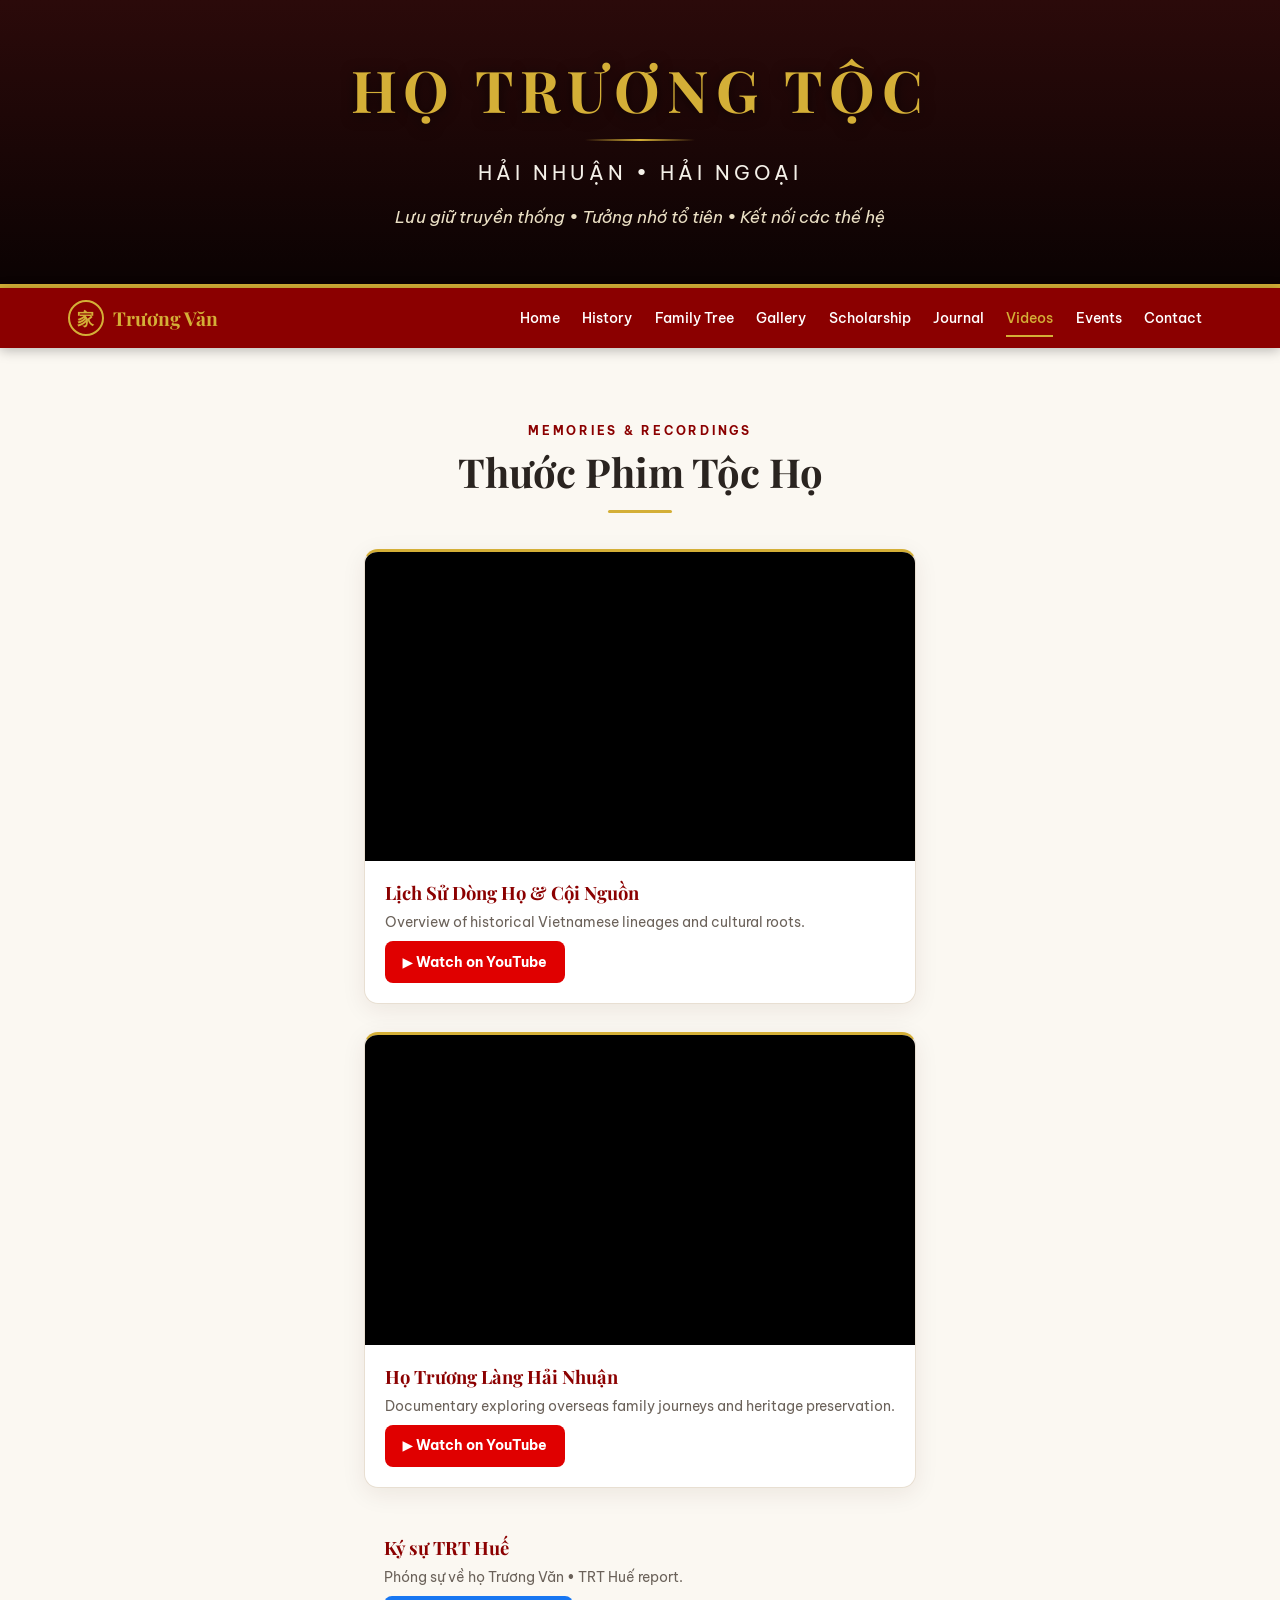
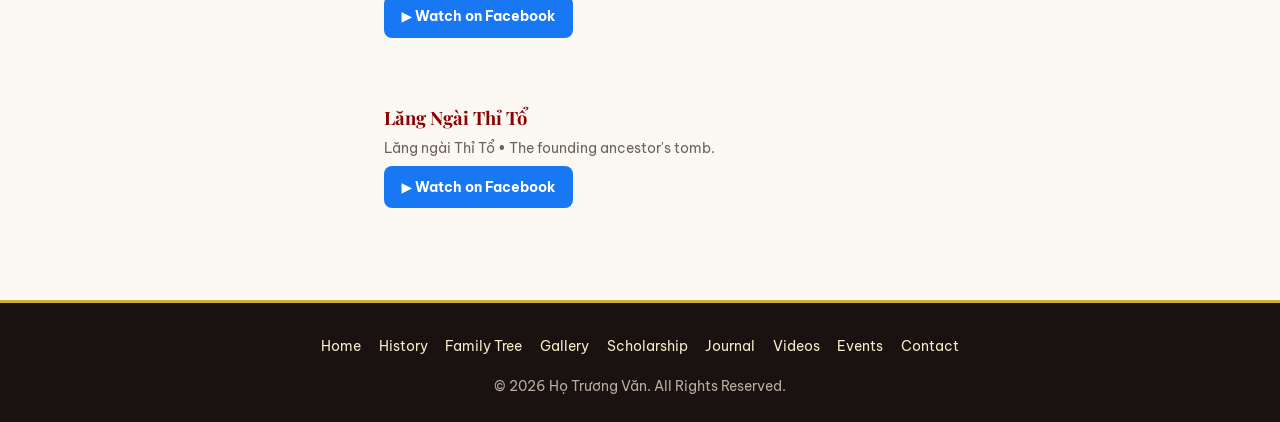
<file: video.html>
<!DOCTYPE html>
<html lang="vi">
<head>
    <meta charset="UTF-8">
    <meta name="viewport" content="width=device-width, initial-scale=1.0, viewport-fit=cover">
    <meta name="theme-color" content="#8b0000">
    <title>Họ Trương Văn | Videos</title>
    <link rel="preconnect" href="https://fonts.googleapis.com">
    <link rel="preconnect" href="https://fonts.gstatic.com" crossorigin>
    <link href="https://fonts.googleapis.com/css2?family=Be+Vietnam+Pro:wght@400;500;600;700&family=Playfair+Display:wght@500;600;700&display=swap&subset=vietnamese" rel="stylesheet">
    <link rel="stylesheet" href="style.css">
</head>
<body>
    <header class="hero ">
        <div class="hero-overlay">
            <h1>HỌ TRƯƠNG TỘC</h1>
            <span class="orn"></span>
            <p class="tagline">Hải Nhuận • Hải Ngoại</p>
            <p class="vietnamese-tagline">Lưu giữ truyền thống • Tưởng nhớ tổ tiên • Kết nối các thế hệ</p>

        </div>
    </header>

    <nav class="navbar" aria-label="Main">
        <div class="nav-container">
            <a class="brand" href="index.html"><span class="brand-mark">家</span><span>Trương Văn</span></a>
            <button class="menu-toggle" id="menuToggle" aria-label="Menu" aria-expanded="false" aria-controls="navLinks">☰</button>
            <div class="nav-links" id="navLinks">
                <a href="index.html">Home</a>
                <a href="history.html">History</a>
                <a href="family.html">Family Tree</a>
                <a href="gallery.html">Gallery</a>
                <a href="ScholarshipStudyPromotionProgram.html">Scholarship</a>
                <a href="JournalLibrary.html">Journal</a>
                <a href="video.html" class="active">Videos</a>
                <a href="events.html">Events</a>
                <a href="contact.html">Contact</a>
            </div>
        </div>
    </nav>

    <main class="container">

        <div class="section-heading">
            <span>Memories &amp; Recordings</span>
            <h2>Thước Phim Tộc Họ</h2>
            <div class="divider"></div>
        </div>
        <div class="grid-2">
            <div class="card video-card">
                <div class="video-wrapper">
                    <iframe loading="lazy" src="https://www.youtube-nocookie.com/embed/tFGBSXz9ZzE" title="Lễ Giỗ Tổ Họ Trương 2025"
                        allow="accelerometer; autoplay; clipboard-write; encrypted-media; gyroscope; picture-in-picture" allowfullscreen></iframe>
                </div>
                <div class="video-info">
                    <h3>Lịch Sử Dòng Họ &amp; Cội Nguồn</h3><p>Overview of historical Vietnamese lineages and cultural roots.</p>
                    <a href="https://www.youtube.com/watch?v=tFGBSXz9ZzE" target="_blank" rel="noopener noreferrer" class="yt-link">▶ Watch on YouTube</a>
                </div>
            </div>
            <div class="card video-card">
                <div class="video-wrapper">
                    <iframe loading="lazy" src="https://www.youtube-nocookie.com/embed/UTbFeI8Yhk4" title="Truong Family Journey"
                        allow="accelerometer; autoplay; clipboard-write; encrypted-media; gyroscope; picture-in-picture" allowfullscreen></iframe>
                </div>
                <div class="video-info">
                    <h3>Họ Trương Làng Hải Nhuận</h3><p>Documentary exploring overseas family journeys and heritage preservation.</p>
                    <a href="https://www.youtube.com/watch?v=UTbFeI8Yhk4" target="_blank" rel="noopener noreferrer" class="yt-link">▶ Watch on YouTube</a>
                </div>
            </div>

                <div class="video-info">
                    <h3>Ký sự TRT Huế</h3><p>Phóng sự về họ Trương Văn • TRT Huế report.</p>
                    <a href="https://www.facebook.com/reel/3526653077430836" target="_blank" rel="noopener noreferrer" class="fb-link">▶ Watch on Facebook</a>
                </div>


                <div class="video-info">
                    <h3>Lăng Ngài Thỉ Tổ</h3><p>Lăng ngài Thỉ Tổ • The founding ancestor's tomb.</p>
                    <a href="https://www.facebook.com/reel/2177951632271166" target="_blank" rel="noopener noreferrer" class="fb-link">▶ Watch on Facebook</a>
                </div>

        </div>
    </main>

    <footer>
        <nav class="footer-links" aria-label="Footer">
            <a href="index.html">Home</a>
            <a href="history.html">History</a>
            <a href="family.html">Family Tree</a>
            <a href="gallery.html">Gallery</a>
            <a href="ScholarshipStudyPromotionProgram.html">Scholarship</a>
            <a href="JournalLibrary.html">Journal</a>
            <a href="video.html">Videos</a>
            <a href="events.html">Events</a>
            <a href="contact.html">Contact</a>
        </nav>
        <p>© 2026 Họ Trương Văn. All Rights Reserved.</p>
    </footer>
    <script src="script.js"></script>
</body>
</html>
</file>
<file: style.css>
/* ==========================================================================
   Họ Trương Văn – Hải Nhuận • Hải Ngoại
   Responsive stylesheet: phone-first, scales up to tablet and desktop
   ========================================================================== */

:root {
  --red: #8b0000;
  --red-dark: #4f0000;
  --red-deep: #2b0a0a;
  --gold: #d4af37;
  --gold-soft: #f6ecc9;
  --paper: #fbf8f2;
  --card: #ffffff;
  --ink: #2a2420;
  --muted: #6b625a;
  --line: #e8dfd2;
  --font-heading: 'Playfair Display', Georgia, 'Times New Roman', serif;
  --font-body: 'Be Vietnam Pro', system-ui, -apple-system, 'Segoe UI', Roboto, sans-serif;
  --max: 1180px;
  --radius: 14px;
  --shadow: 0 6px 24px rgba(70, 20, 10, 0.08);
  --shadow-lg: 0 16px 44px rgba(70, 20, 10, 0.18);
  --hero-img: url('https://raw.githubusercontent.com/truongvanhaingoai/hainhuan/master/nhathomattien.jpg');
  --nav-h: 60px;
}

*, *::before, *::after { box-sizing: border-box; margin: 0; padding: 0; }
html { scroll-behavior: smooth; -webkit-text-size-adjust: 100%; scroll-padding-top: calc(var(--nav-h) + 12px); }

body {
  font-family: var(--font-body);
  background: var(--paper);
  color: var(--ink);
  line-height: 1.7;
  font-size: 1rem;
  display: flex;
  flex-direction: column;
  min-height: 100vh;
  min-height: 100dvh;
  overflow-x: hidden;
}
main { flex: 1; }
img { max-width: 100%; display: block; }
a { color: var(--red); }
h1, h2, h3, h4 { font-family: var(--font-heading); line-height: 1.25; }

/* ---------- Hero ---------- */
.hero {
  position: relative;
  isolation: isolate;
  display: grid;
  place-items: center;
  text-align: center;
  color: #fff;
  padding: 2.75rem 1.25rem;
  min-height: clamp(220px, 32vh, 340px);
  background: var(--red-deep) var(--hero-img) center 40% / cover no-repeat;
  border-bottom: 4px solid var(--gold);
}
.hero::before {
  content: "";
  position: absolute; inset: 0; z-index: -1;
  background: linear-gradient(180deg, rgba(43,10,10,.55) 0%, rgba(0,0,0,.75) 100%);
}
.hero--home { min-height: clamp(420px, 72vh, 700px); }
.hero-overlay { max-width: 860px; }
.hero h1 {
  font-size: clamp(1.9rem, 6.5vw, 3.6rem);
  letter-spacing: .12em;
  color: var(--gold);
  text-shadow: 0 2px 14px rgba(0,0,0,.6);
}
.hero .orn {
  display: block; width: 110px; height: 2px; margin: .9rem auto;
  background: linear-gradient(90deg, transparent, var(--gold), transparent);
}
.hero .tagline {
  font-size: clamp(.95rem, 2.6vw, 1.25rem);
  letter-spacing: .2em; text-transform: uppercase; color: #f4f0e8;
}
.hero .vietnamese-tagline {
  margin-top: .8rem; font-style: italic;
  font-size: clamp(.85rem, 2.3vw, 1.05rem); color: #eadfc4;
}
.hero-cta { margin-top: 1.6rem; display: flex; gap: .75rem; justify-content: center; flex-wrap: wrap; }

/* ---------- Navigation ---------- */
.navbar {
  background: var(--red);
  position: sticky; top: 0; z-index: 1000;
  box-shadow: 0 2px 12px rgba(0,0,0,.28);
}
.nav-container {
  max-width: var(--max); margin: 0 auto;
  min-height: var(--nav-h);
  padding: .3rem 1.1rem;
  display: flex; align-items: center; justify-content: space-between;
  position: relative;
}
.brand {
  display: flex; align-items: center; gap: .6rem;
  text-decoration: none; color: var(--gold);
  font-family: var(--font-heading); font-weight: 700; font-size: 1.2rem; white-space: nowrap;
}
.brand-mark {
  display: grid; place-items: center; width: 36px; height: 36px;
  border-radius: 50%; border: 2px solid var(--gold); font-size: 1.05rem; line-height: 1;
}
.menu-toggle {
  display: none; background: none; border: 0; color: #fff;
  font-size: 1.7rem; line-height: 1; min-width: 44px; min-height: 44px;
  cursor: pointer; border-radius: 8px;
}
.menu-toggle:focus-visible, .nav-links a:focus-visible { outline: 2px solid var(--gold); outline-offset: 2px; }

.nav-links { display: flex; gap: .1rem; }
.nav-links a {
  color: #fff; text-decoration: none; font-weight: 500; font-size: .9rem;
  padding: .6rem .65rem; border-radius: 8px; position: relative;
  transition: color .2s, background .2s; white-space: nowrap;
}
.nav-links a:hover { color: var(--gold); background: rgba(255,255,255,.08); }
.nav-links a.active { color: var(--gold); }
.nav-links a.active::after {
  content: ""; position: absolute; left: .65rem; right: .65rem; bottom: 3px;
  height: 2px; background: var(--gold);
}

/* ---------- Layout ---------- */
.container { max-width: var(--max); margin: 0 auto; padding: 3.5rem 1.25rem; }
.section { margin-bottom: 4rem; }
.section:last-child { margin-bottom: 0; }

.section-heading { text-align: center; margin-bottom: 2.25rem; }
.section-heading span {
  display: block; font-size: .78rem; font-weight: 700; letter-spacing: .22em;
  text-transform: uppercase; color: var(--red); margin-bottom: .35rem;
}
.section-heading h2 { font-size: clamp(1.7rem, 4.8vw, 2.5rem); }
.divider { width: 64px; height: 3px; margin: .8rem auto 0; background: var(--gold); border-radius: 2px; }

.grid-2 { display: grid; grid-template-columns: repeat(auto-fit, minmax(min(100%, 320px), 1fr)); gap: 1.75rem; align-items: stretch; }
.grid-3 { display: grid; grid-template-columns: repeat(auto-fit, minmax(min(100%, 260px), 1fr)); gap: 1.5rem; }

/* ---------- Cards ---------- */
.card {
  background: var(--card); border: 1px solid var(--line);
  border-top: 3px solid var(--gold); border-radius: var(--radius);
  padding: 1.6rem; box-shadow: var(--shadow);
}
.card h3 { color: var(--red); margin-bottom: .5rem; font-size: 1.25rem; }
.card p + p { margin-top: .75rem; }
.intro { max-width: 860px; margin: 0 auto 2.5rem; text-align: center; }
.welcome-text { align-self: center; }
.welcome-text p { margin-bottom: 1rem; font-size: 1.05rem; }
.vietnamese-text { font-style: italic; color: var(--muted); }

.kanji-card { text-align: center; display: flex; flex-direction: column; justify-content: center; background: linear-gradient(180deg, #fff, var(--gold-soft)); }
.kanji-card .kanji { font-size: 4.5rem; line-height: 1; color: var(--red); margin-bottom: .4rem; font-family: var(--font-heading); }
.kanji-card h4 { font-size: 1.35rem; }
.kanji-card p { color: var(--muted); }

.tile {
  display: block; text-decoration: none; color: var(--ink);
  background: var(--card); border: 1px solid var(--line); border-radius: var(--radius);
  padding: 1.5rem 1rem; text-align: center; box-shadow: var(--shadow);
  transition: transform .25s, box-shadow .25s, border-color .25s;
}
.tile:hover { transform: translateY(-4px); box-shadow: var(--shadow-lg); border-color: var(--gold); }
.tile .ico { font-size: 2.1rem; display: block; margin-bottom: .4rem; }
.tile h3 { color: var(--red); font-size: 1.1rem; }
.tile p { color: var(--muted); font-size: .88rem; }

/* ---------- Invitation ---------- */
.invite {
  max-width: 880px; margin: 0 auto; background: #fff;
  border: 2px solid var(--gold); outline: 1px solid var(--gold); outline-offset: 6px;
  border-radius: var(--radius); padding: clamp(1.5rem, 4vw, 3rem);
  text-align: center; box-shadow: var(--shadow-lg);
}
.invite .clan { font-family: var(--font-heading); letter-spacing: .1em; color: var(--red); font-weight: 700; font-size: clamp(1rem, 2.8vw, 1.3rem); }
.invite .region { font-size: .85rem; letter-spacing: .2em; text-transform: uppercase; color: var(--muted); }
.invite h3 { font-size: clamp(1.9rem, 5.5vw, 2.8rem); color: var(--red); margin: .8rem 0 1rem; letter-spacing: .15em; }
.invite p { margin-bottom: .9rem; }
.invite .en { color: var(--muted); font-size: .95rem; }
.invite-details {
  margin: 1.6rem auto; padding: 1.25rem; background: var(--gold-soft);
  border-radius: var(--radius); display: grid; gap: 1rem; text-align: left;
}
@media (min-width: 700px) { .invite-details { grid-template-columns: 1fr 1fr; gap: 2rem; padding: 1.5rem 2rem; } }
.invite-details h4 { font-size: .78rem; letter-spacing: .18em; text-transform: uppercase; color: var(--red); font-family: var(--font-body); margin-bottom: .2rem; }
.invite-details p { margin: 0; font-weight: 500; }
.invite-details small { color: var(--muted); font-weight: 400; }
.countdown {
  display: inline-block; margin: .4rem 0 1.2rem; padding: .4rem 1.1rem;
  border-radius: 999px; background: var(--red); color: var(--gold-soft);
  font-size: .9rem; font-weight: 600;
}
.countdown[hidden] { display: none; }
.signoff { margin-top: 1.5rem; }
.signoff .title { color: var(--muted); font-size: .9rem; margin: 0; }
.signoff .name { font-family: var(--font-heading); font-size: 1.35rem; color: var(--red); font-weight: 700; margin: 0; }

/* ---------- Buttons ---------- */
.btn, .btn-submit {
  display: inline-flex; align-items: center; justify-content: center; gap: .4rem;
  min-height: 46px; background: var(--red); color: #fff; border: 2px solid var(--red);
  padding: .7rem 1.5rem; border-radius: 10px; font: 600 .95rem var(--font-body);
  text-decoration: none; cursor: pointer; transition: background .2s, transform .2s, color .2s;
}
.btn:hover, .btn-submit:hover { background: var(--red-dark); border-color: var(--red-dark); transform: translateY(-1px); }
.btn-outline { background: transparent; color: var(--red); }
.btn-outline:hover { background: var(--red); color: #fff; }
.btn-gold { background: var(--gold); border-color: var(--gold); color: #2a1a00; }
.btn-gold:hover { background: #e6c04c; border-color: #e6c04c; }
.hero .btn-outline { color: #fff; border-color: #fff; }
.hero .btn-outline:hover { background: #fff; color: var(--red); }
.btn-row { display: flex; flex-wrap: wrap; gap: .75rem; justify-content: center; margin-top: 1rem; }

/* ---------- History timeline ---------- */
.stats { display: grid; grid-template-columns: repeat(2, 1fr); gap: 1rem; margin-bottom: 2.5rem; }
@media (min-width: 720px) { .stats { grid-template-columns: repeat(4, 1fr); } }
.stat { text-align: center; padding: 1.2rem .5rem; background: var(--red); color: #fff; border-radius: var(--radius); box-shadow: var(--shadow); border-bottom: 4px solid var(--gold); }
.stat b { display: block; font-family: var(--font-heading); font-size: clamp(1.6rem, 5vw, 2.3rem); color: var(--gold); }
.stat span { font-size: .75rem; letter-spacing: .06em; opacity: .92; }

.timeline { position: relative; max-width: 900px; margin: 0 auto; }
.timeline::before {
  content: ""; position: absolute; left: 19px; top: 10px; bottom: 10px; width: 2px;
  background: linear-gradient(var(--gold), var(--line));
}
.step { position: relative; padding-left: 3.6rem; margin-bottom: 1.5rem; }
.step-num {
  position: absolute; left: 0; top: .2rem; min-width: 40px; height: 40px; padding: 0 .3rem;
  display: grid; place-items: center; border-radius: 999px; background: var(--red); color: var(--gold);
  font-family: var(--font-heading); font-weight: 700; border: 3px solid var(--paper); box-shadow: 0 0 0 2px var(--gold);
  font-size: .9rem;
}
.step .card { padding: 1.2rem 1.4rem; }
.step .card p { text-align: justify; hyphens: auto; line-height: 1.85; }
.timeline--years .step { padding-left: 5.2rem; }
.timeline--years::before { left: 29px; }
.timeline--years .step-num { min-width: 60px; height: 38px; font-size: .95rem; }

/* ---------- Family page ---------- */
.lineage { max-width: 900px; margin: 0 auto; display: grid; gap: 1.25rem; position: relative; }
.gen-card { display: grid; grid-template-columns: 100px 1fr; gap: 1.25rem; align-items: center; transition: transform .2s, box-shadow .2s; }
.gen-card:hover { transform: translateY(-3px); box-shadow: var(--shadow-lg); }
.gen-badge { text-align: center; background: var(--red); color: var(--gold); border-radius: 10px; padding: .7rem .3rem; font-family: var(--font-heading); }
.gen-badge small { display: block; font-family: var(--font-body); font-size: .65rem; letter-spacing: .15em; text-transform: uppercase; color: var(--gold-soft); }
.gen-badge b { font-size: 1.4rem; }
.gen-card h3 { margin-bottom: .1rem; }
.gen-card .years { color: var(--muted); font-size: .92rem; margin: 0; }

/* ---------- Events ---------- */
.events { max-width: 900px; margin: 0 auto; display: grid; gap: 1.5rem; }
.event { display: grid; grid-template-columns: 112px 1fr; gap: 1.4rem; align-items: start; }
.date-block { text-align: center; background: var(--red); color: #fff; border-radius: 10px; padding: .8rem .4rem; border-bottom: 4px solid var(--gold); }
.date-block .d { display: block; font-family: var(--font-heading); font-size: 2.4rem; line-height: 1; color: var(--gold); }
.date-block .m { display: block; font-size: .78rem; letter-spacing: .12em; text-transform: uppercase; margin-top: .3rem; }
.date-block .y { display: block; font-size: .75rem; opacity: .85; }
.event h3 { margin-bottom: .4rem; }
.event .meta { display: grid; gap: .25rem; color: var(--muted); font-size: .95rem; margin-top: .4rem; }
.event .meta b { color: var(--ink); }
.event .btn { margin-top: .9rem; min-height: 42px; padding: .5rem 1.1rem; font-size: .88rem; }

/* ---------- Galleries ---------- */
.year-title {
  display: flex; align-items: center; gap: 1rem; margin: 2.5rem 0 1.1rem;
  font-size: 1.5rem; color: var(--red);
}
.year-title:first-of-type { margin-top: 0; }
.year-title::after { content: ""; flex: 1; height: 1px; background: linear-gradient(90deg, var(--gold), transparent); }
.gallery-grid { grid-template-columns: repeat(auto-fill, minmax(min(100%, 250px), 1fr)); }
.gallery-item { margin: 0; background: var(--card); border-radius: var(--radius); overflow: hidden; box-shadow: var(--shadow); border: 1px solid var(--line); transition: box-shadow .25s, transform .25s; }
.gallery-item:hover { box-shadow: var(--shadow-lg); transform: translateY(-3px); }
.gallery-item .frame { overflow: hidden; aspect-ratio: 4 / 3; background: #1a1a1a; }
.gallery-item img { width: 100%; height: 100%; object-fit: cover; cursor: zoom-in; transition: transform .5s; }
.gallery-item:hover img { transform: scale(1.05); }
.caption { padding: .8rem 1rem; text-align: center; font-family: var(--font-heading); color: var(--red); font-weight: 600; font-size: .98rem; }
.hint { text-align: center; margin-top: 1.5rem; font-size: .9rem; }

.lightbox {
  position: fixed; inset: 0; z-index: 3000; display: none;
  align-items: center; justify-content: center; flex-direction: column;
  gap: .75rem; padding: 1rem; background: rgba(0,0,0,.94);
}
.lightbox.open { display: flex; }
.lightbox img { max-height: 82vh; max-width: 100%; object-fit: contain; border-radius: 6px; }
.lightbox p { color: #fff; font-family: var(--font-heading); text-align: center; }
.lightbox .lb-close, .lightbox .lb-nav {
  position: absolute; background: rgba(255,255,255,.12); border: 0; color: #fff;
  cursor: pointer; line-height: 1; border-radius: 50%; width: 46px; height: 46px; font-size: 1.6rem;
}
.lightbox .lb-close { top: .8rem; right: .8rem; }
.lightbox .lb-prev { left: .6rem; top: 50%; transform: translateY(-50%); }
.lightbox .lb-next { right: .6rem; top: 50%; transform: translateY(-50%); }
.lightbox .lb-nav:hover, .lightbox .lb-close:hover { background: rgba(255,255,255,.28); }

/* ---------- Videos ---------- */
.video-card { padding: 0; overflow: hidden; display: flex; flex-direction: column; }
.video-wrapper { position: relative; width: 100%; aspect-ratio: 16 / 9; background: #000; }
.video-wrapper--portrait { aspect-ratio: 9 / 14; max-height: 560px; }
.video-wrapper iframe { position: absolute; inset: 0; width: 100%; height: 100%; border: 0; }
.video-info { padding: 1.25rem; display: flex; flex-direction: column; gap: .4rem; flex: 1; }
.video-info h3 { font-size: 1.15rem; color: var(--red); margin: 0; }
.video-info p { font-size: .9rem; color: var(--muted); }
.yt-link, .fb-link {
  display: inline-flex; align-items: center; align-self: flex-start; margin-top: auto;
  min-height: 42px; padding: .5rem 1.1rem; color: #fff; text-decoration: none;
  font-size: .86rem; font-weight: 700; border-radius: 8px; transition: background .2s;
}
.yt-link { background: #e00000; } .yt-link:hover { background: #b80000; }
.fb-link { background: #1877f2; } .fb-link:hover { background: #115cc0; }

/* ---------- Journal ---------- */
.empty-note { color: var(--muted); font-style: italic; }
.badge { display: inline-block; padding: .15rem .7rem; border-radius: 999px; background: var(--gold-soft); color: var(--red); font-size: .75rem; font-weight: 700; letter-spacing: .08em; text-transform: uppercase; margin-bottom: .4rem; }

/* ---------- Contact ---------- */
.form-card { max-width: 640px; margin: 0 auto; }
.form-group { margin-bottom: 1.1rem; }
.form-group label { display: block; margin-bottom: .4rem; font-weight: 600; font-size: .92rem; }
.form-group input, .form-group textarea {
  width: 100%; padding: .85rem .95rem; border: 1px solid var(--line);
  border-radius: 10px; font: inherit; font-size: 1rem; background: #fffefb;
  transition: border-color .2s, box-shadow .2s;
}
.form-group input:focus, .form-group textarea:focus { outline: none; border-color: var(--gold); box-shadow: 0 0 0 3px rgba(212,175,55,.28); }
.btn-submit { width: 100%; font-size: 1rem; }
.thanks { text-align: center; max-width: 580px; margin: 0 auto; }
.thanks .check { font-size: 3.2rem; color: var(--red); }

/* ---------- Footer ---------- */
footer { background: #1a1210; color: #b9ada0; padding: 2rem 1rem 1.5rem; font-size: .85rem; border-top: 3px solid var(--gold); text-align: center; }
.footer-links { display: flex; flex-wrap: wrap; justify-content: center; gap: .4rem 1.1rem; margin-bottom: 1rem; }
.footer-links a { color: var(--gold-soft); text-decoration: none; font-size: .88rem; }
.footer-links a:hover { color: var(--gold); }

.to-top {
  position: fixed; right: 1rem; bottom: 1rem; z-index: 900; width: 46px; height: 46px;
  border-radius: 50%; border: 0; background: var(--red); color: var(--gold);
  font-size: 1.3rem; cursor: pointer; box-shadow: var(--shadow-lg);
  opacity: 0; pointer-events: none; transition: opacity .25s;
}
.to-top.show { opacity: 1; pointer-events: auto; }

/* ---------- Tablet / small laptop: tighten nav ---------- */
@media (max-width: 1100px) {
  .nav-links a { padding: .6rem .5rem; font-size: .85rem; }
  .brand { font-size: 1.1rem; }
}

/* ---------- Phone & small tablet ---------- */
@media (max-width: 920px) {
  .menu-toggle { display: block; }
  .nav-links {
    display: none; flex-direction: column; gap: 0;
    position: absolute; top: 100%; left: 0; right: 0;
    background: var(--red-dark); padding: .4rem 0 .6rem;
    box-shadow: 0 12px 24px rgba(0,0,0,.35); max-height: calc(100vh - var(--nav-h)); overflow-y: auto;
  }
  .nav-links.is-open { display: flex; }
  .nav-links a { padding: .95rem 1.5rem; border-radius: 0; font-size: 1.02rem; border-bottom: 1px solid rgba(255,255,255,.07); }
  .nav-links a.active::after { display: none; }
  .nav-links a.active { background: rgba(255,255,255,.1); }
}

@media (max-width: 640px) {
  .container { padding: 2.25rem 1rem; }
  .section { margin-bottom: 2.75rem; }
  .hero { padding: 2rem 1rem; }
  .card { padding: 1.25rem; }
  .step { padding-left: 3rem; }
  .step-num { min-width: 34px; height: 34px; font-size: .8rem; }
  .timeline::before { left: 16px; }
  .timeline--years .step { padding-left: 4.4rem; }
  .timeline--years::before { left: 24px; }
  .timeline--years .step-num { min-width: 50px; height: 32px; }
  .step .card p { text-align: left; hyphens: none; }
  .event { grid-template-columns: 1fr; }
  .date-block { display: flex; align-items: baseline; justify-content: center; gap: .6rem; padding: .6rem; }
  .date-block .d { font-size: 1.8rem; }
  .gen-card { grid-template-columns: 1fr; }
  .gen-badge { display: flex; align-items: baseline; justify-content: center; gap: .5rem; padding: .5rem; }
  .invite { outline-offset: 4px; }
  .btn-row .btn, .hero-cta .btn { flex: 1 1 100%; }
  .gallery-grid { grid-template-columns: repeat(2, 1fr); gap: .8rem; }
  .gallery-item .frame { aspect-ratio: 1 / 1; }
  .caption { font-size: .85rem; padding: .6rem .5rem; }
  .lightbox .lb-nav { width: 40px; height: 40px; }
}

@media (min-width: 1200px) {
  .gallery-grid { grid-template-columns: repeat(4, 1fr); }
  .container { padding: 4.5rem 1.5rem; }
}

@media (prefers-reduced-motion: reduce) {
  html { scroll-behavior: auto; }
  * { transition: none !important; }
}
</file>
